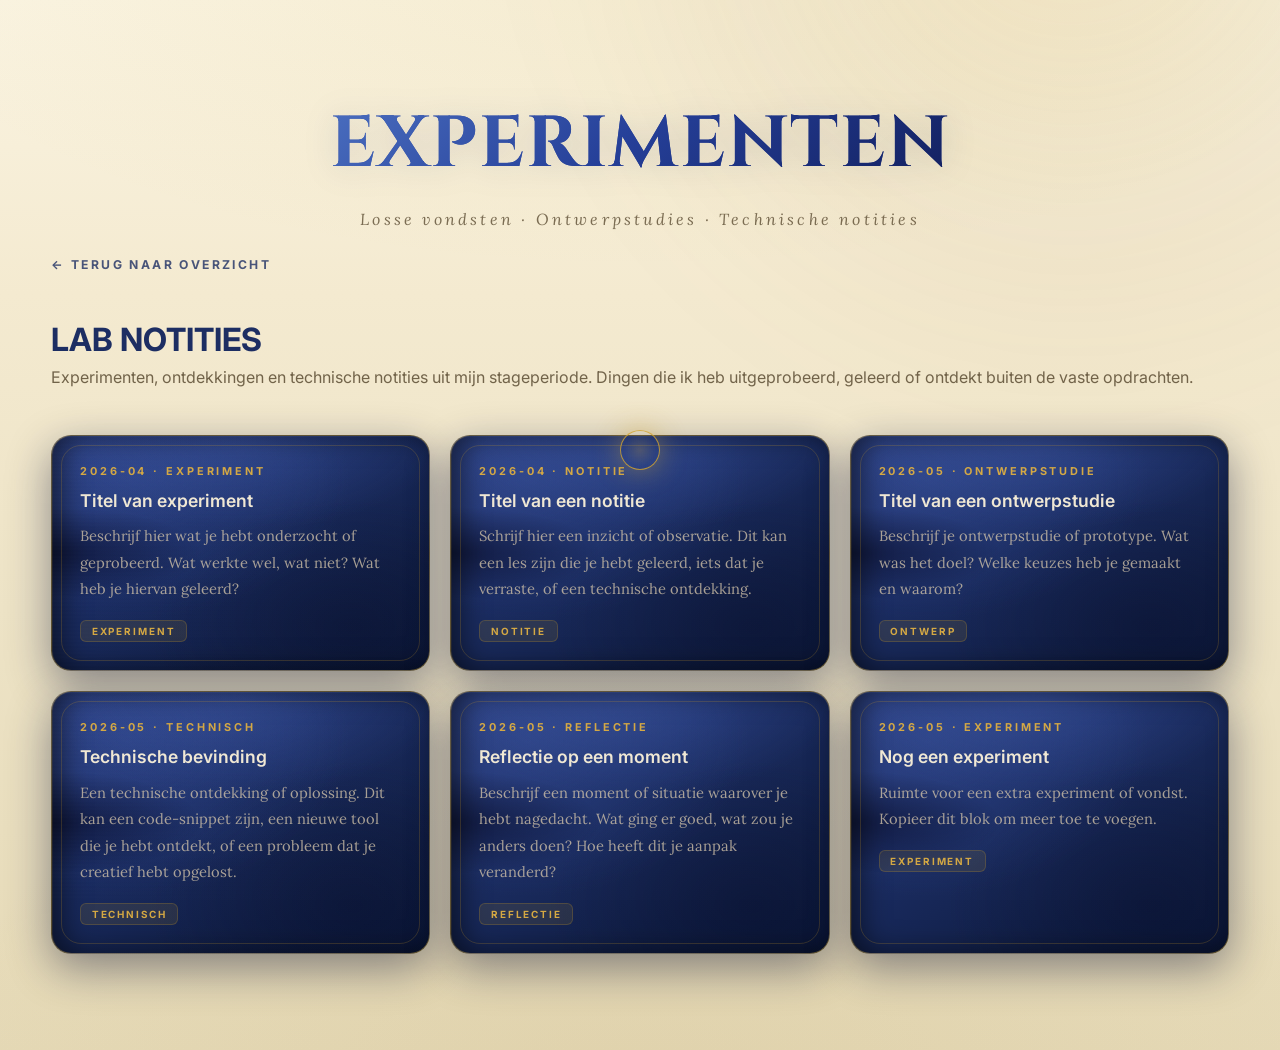
<file: experimenten.html>
<!DOCTYPE html>
<html lang="nl">
<head>
  <meta charset="UTF-8" />
  <meta name="viewport" content="width=device-width, initial-scale=1.0" />
  <title>Experimenten & Notities — Mijn Stage Verslag</title>
  <link rel="stylesheet" href="style.css" />
  <link rel="preconnect" href="https://fonts.googleapis.com">
  <link rel="preconnect" href="https://fonts.gstatic.com" crossorigin>
  <link href="https://fonts.googleapis.com/css2?family=Cinzel:wght@400;600&family=Inter:wght@300;400;500;600&family=Lora:ital,wght@0,400;0,500;1,400;1,500&display=swap" rel="stylesheet">
</head>
<body>

  <div class="noise"></div>
  <div class="scanline-overlay" aria-hidden="true"></div>
  <div class="ambient-glow" aria-hidden="true"></div>
  <div class="particle-field" id="particleField" aria-hidden="true"></div>
  <div class="cursor-glow" id="cursorGlow" aria-hidden="true"></div>

  <header class="hero">
    <h1 class="title page-title"><a href="index.html">EXPERIMENTEN</a></h1>
    <p class="subtitle">Losse vondsten · Ontwerpstudies · Technische notities</p>
  </header>

  <main class="page-layout">

    <a href="index.html" class="page-back">← Terug naar overzicht</a>

    <div class="page-intro">
      <h2>LAB NOTITIES</h2>
      <p>Experimenten, ontdekkingen en technische notities uit mijn stageperiode. Dingen die ik heb uitgeprobeerd, geleerd of ontdekt buiten de vaste opdrachten.</p>
    </div>

    <div class="experiment-grid">

      <!--
        Voeg een nieuwe notitie toe door dit blok te kopiëren:

        <article class="experiment-card">
          <p class="experiment-date">2026-05 · Notitie</p>
          <h2 class="experiment-title">Titel</h2>
          <p class="experiment-body">Beschrijving van het experiment of de notitie.</p>
          <span class="experiment-type">Notitie</span>
        </article>

        Mogelijke types: Experiment · Notitie · Ontwerp · Technisch · Reflectie
      -->

      <article class="experiment-card">
        <p class="experiment-date">2026-04 · Experiment</p>
        <h2 class="experiment-title">Titel van experiment</h2>
        <p class="experiment-body">
          Beschrijf hier wat je hebt onderzocht of geprobeerd. Wat werkte wel, wat niet?
          Wat heb je hiervan geleerd?
        </p>
        <span class="experiment-type">Experiment</span>
      </article>

      <article class="experiment-card">
        <p class="experiment-date">2026-04 · Notitie</p>
        <h2 class="experiment-title">Titel van een notitie</h2>
        <p class="experiment-body">
          Schrijf hier een inzicht of observatie. Dit kan een les zijn die je hebt geleerd,
          iets dat je verraste, of een technische ontdekking.
        </p>
        <span class="experiment-type">Notitie</span>
      </article>

      <article class="experiment-card">
        <p class="experiment-date">2026-05 · Ontwerpstudie</p>
        <h2 class="experiment-title">Titel van een ontwerpstudie</h2>
        <p class="experiment-body">
          Beschrijf je ontwerpstudie of prototype. Wat was het doel?
          Welke keuzes heb je gemaakt en waarom?
        </p>
        <span class="experiment-type">Ontwerp</span>
      </article>

      <article class="experiment-card">
        <p class="experiment-date">2026-05 · Technisch</p>
        <h2 class="experiment-title">Technische bevinding</h2>
        <p class="experiment-body">
          Een technische ontdekking of oplossing. Dit kan een code-snippet zijn,
          een nieuwe tool die je hebt ontdekt, of een probleem dat je creatief hebt opgelost.
        </p>
        <span class="experiment-type">Technisch</span>
      </article>

      <article class="experiment-card">
        <p class="experiment-date">2026-05 · Reflectie</p>
        <h2 class="experiment-title">Reflectie op een moment</h2>
        <p class="experiment-body">
          Beschrijf een moment of situatie waarover je hebt nagedacht. Wat ging er goed,
          wat zou je anders doen? Hoe heeft dit je aanpak veranderd?
        </p>
        <span class="experiment-type">Reflectie</span>
      </article>

      <article class="experiment-card">
        <p class="experiment-date">2026-05 · Experiment</p>
        <h2 class="experiment-title">Nog een experiment</h2>
        <p class="experiment-body">
          Ruimte voor een extra experiment of vondst. Kopieer dit blok om meer toe te voegen.
        </p>
        <span class="experiment-type">Experiment</span>
      </article>

    </div>

  </main>

  <script type="module">
    import { initCinematicEffects } from './effectsSystem.js'
    initCinematicEffects()
  </script>

</body>
</html>
</file>
<file: style.css>
* {
  margin: 0;
  padding: 0;
  box-sizing: border-box;
}

:root {
  --bg: #0a0804;
  --panel: rgba(180,140,60,0.06);
  --border: rgba(201,168,76,0.18);
  --text: #f0e8d0;
  --muted: rgba(240,220,180,0.62);
  --font-serif: 'Lora', Georgia, serif;
  --accent: #c9a84c;
}

body {
  background: radial-gradient(circle at top, #1c1408 0%, #080502 70%);
  color: var(--text);
  font-family: 'Inter', sans-serif;
  overflow-x: hidden;
  min-height: 100vh;
}

.noise {
  position: fixed;
  inset: 0;
  background-image:
    repeating-radial-gradient(circle at 0 0,
      transparent 0,
      rgba(255,255,255,0.03) 1px,
      transparent 2px);

  opacity: 0.2;
  pointer-events: none;
}

.hero {
  padding: 6rem 2rem 3rem;
  text-align: center;
}

.title {
  font-family: 'Cinzel', serif;
  font-size: clamp(3rem, 8vw, 7rem);
  letter-spacing: 0.25rem;

  background: linear-gradient(90deg, #f5eddb, #c9a84c);
  background-clip: text;
  -webkit-background-clip: text;

  color: transparent;
  -webkit-text-fill-color: transparent;

  animation: glow 4s ease-in-out infinite;
}

@keyframes glow {
  0%,100% {
    filter: drop-shadow(0 0 10px rgba(201,168,76,0.4));
  }
  50% {
    filter: drop-shadow(0 0 25px rgba(201,168,76,0.8));
  }
}

.subtitle {
  margin-top: 1rem;
  color: var(--muted);
  letter-spacing: 0.2rem;
  font-family: var(--font-serif);
  font-style: italic;
}

.top-nav {
  display: flex;
  justify-content: center;
  gap: 1rem;
  padding-bottom: 2rem;
  flex-wrap: wrap;
}

.top-nav button {
  background: var(--panel);
  border: 1px solid var(--border);
  color: white;
  padding: 1rem 1.5rem;
  border-radius: 999px;
  cursor: pointer;
  transition: 0.4s;
  backdrop-filter: blur(12px);
}

.top-nav button:hover {
  transform: translateY(-4px) scale(1.05);
  background: rgba(201,168,76,0.12);
  border-color: var(--accent);
}

main {
  width: min(1300px, 92%);
  margin: auto;
  padding-bottom: 6rem;
}

.section {
  display: none;
  animation: fadeUp 0.7s ease;
}

.section.active {
  display: block;
}

@keyframes fadeUp {
  from {
    opacity: 0;
    transform: translateY(20px);
  }
  to {
    opacity: 1;
    transform: translateY(0);
  }
}

.section-header {
  margin-bottom: 3rem;
}

.section-header h2 {
  font-size: 3rem;
  margin-bottom: 0.5rem;
}

.section-header p {
  color: var(--muted);
  font-family: var(--font-serif);
}

.project-grid {
  display: grid;
  grid-template-columns: repeat(auto-fit, minmax(280px, 1fr));
  gap: 2rem;
}

.project-card {
  position: relative;
  overflow: hidden;

  background: rgba(201,168,76,0.05);
  border: 1px solid rgba(201,168,76,0.14);
  border-radius: 30px;

  padding: 2rem;

  min-height: 280px;

  transition: 0.5s;
  backdrop-filter: blur(10px);
}

.project-card:hover {
  transform: translateY(-10px) rotateX(5deg);
  border-color: rgba(201,168,76,0.7);
}

.project-card h3 {
  font-size: 2rem;
  margin-bottom: 1rem;
}

.project-card p {
  color: var(--muted);
  line-height: 1.8;
  font-family: var(--font-serif);
}

.project-card span {
  position: absolute;
  bottom: 2rem;
  color: #c9a84c;
}

.project-glow {
  position: absolute;
  width: 200px;
  height: 200px;
  background: radial-gradient(circle, rgba(201,168,76,0.4), transparent 70%);
  top: -50px;
  right: -50px;
}

.book-wrapper {
  display: flex;
  align-items: center;
  justify-content: center;
  gap: 2rem;
}

.book-page {
  width: min(800px, 90vw);
  min-height: 500px;

  background:
    linear-gradient(135deg, rgba(255,255,255,0.07), rgba(255,255,255,0.03));

  border: 1px solid rgba(255,255,255,0.08);

  border-radius: 35px;

  padding: 3rem;

  position: relative;

  overflow: hidden;

  animation: pageIn 0.6s ease;

  backdrop-filter: blur(14px);
}

@keyframes pageIn {
  from {
    opacity: 0;
    transform: rotateY(20deg) scale(0.96);
  }

  to {
    opacity: 1;
    transform: rotateY(0deg) scale(1);
  }
}

.book-page::before {
  content: "";

  position: absolute;
  inset: 0;

  background:
    linear-gradient(120deg,
      transparent,
      rgba(255,255,255,0.04),
      transparent);

  transform: translateX(-100%);

  animation: shine 5s linear infinite;
}

@keyframes shine {
  to {
    transform: translateX(100%);
  }
}

.log-date {
  color: #c9a84c;
  margin-bottom: 1rem;
  letter-spacing: 0.15rem;
}

.log-title {
  font-size: clamp(2rem, 4vw, 4rem);
  margin-bottom: 2rem;
}

.log-content {
  line-height: 2;
  color: var(--muted);
  font-size: 1.1rem;
}

.nav-arrow {
  width: 70px;
  height: 70px;
  border-radius: 50%;
  border: 1px solid rgba(255,255,255,0.1);
  background: rgba(255,255,255,0.05);
  color: white;
  font-size: 1.5rem;
  cursor: pointer;
  transition: 0.4s;
}

.nav-arrow:hover {
  transform: scale(1.1);
  background: rgba(201,168,76,0.2);
}

.timeline {
  display: flex;
  flex-direction: column;
  gap: 2rem;
}

.timeline-card {
  position: relative;
  padding: 2rem;
  background: rgba(201,168,76,0.04);
  border-left: 4px solid #c9a84c;
  border-radius: 20px;
  transition: 0.4s;
  overflow: hidden;
  position: relative;
}

.timeline-card:hover {
  transform: translateX(10px);
  background: rgba(201,168,76,0.08);
}

.timeline-card::before {

  content: '';

  position: absolute;

  inset: 0;

  background:
    linear-gradient(
      120deg,
      transparent,
      rgba(255,255,255,0.03),
      transparent
    );

  transform: translateX(-100%);

  animation: shine 8s linear infinite;

}

.timeline-card h3 {
  margin-bottom: 1rem;
  font-size: 1.8rem;
}

.timeline-card p {
  color: var(--muted);
  line-height: 1.8;
}

@media (max-width: 900px) {

  .book-wrapper {
    flex-direction: column;
  }

  .book-page {
    min-height: auto;
  }

  .nav-arrow {
    width: 55px;
    height: 55px;
  }

}

.markdown-page {

  animation: fadeUp 0.7s ease;

}

.markdown-page h1 {

  font-size: 3rem;
  margin-bottom: 2rem;

  background: linear-gradient(90deg, #f5eddb, #c9a84c);

  background-clip: text;
  -webkit-background-clip: text;

  color: transparent;
  -webkit-text-fill-color: transparent;

}

.markdown-page h2 {

  margin-top: 3rem;
  margin-bottom: 1rem;

  font-size: 2rem;

  color: #c9a84c;

}

.markdown-page h3 {

  margin-top: 2rem;
  margin-bottom: 1rem;

  font-size: 1.3rem;

}

.markdown-page p,
.markdown-page li {

  line-height: 2;
  color: rgba(255,255,255,0.9);
  font-family: var(--font-serif);

}

.markdown-page ul {

  margin-left: 1.5rem;

}

.markdown-page strong {

  color: white;

}

.markdown-page code {

  background: rgba(255,255,255,0.08);

  padding: 0.2rem 0.5rem;

  border-radius: 6px;

}

.markdown-page blockquote {

  border-left: 4px solid #c9a84c;

  padding-left: 1rem;

  margin: 2rem 0;

  color: rgba(255,255,255,0.75);
  font-family: var(--font-serif);

}

/* Afbeeldingen schalen mee i.p.v. afgesneden worden (daglogs, opdrachten, interviews, weeklogs) */
.markdown-page img,
.page-content img {
  display: block;
  max-width: 100%;
  height: auto;
  margin: 1.5rem auto;
  border-radius: 12px;
  border: 1px solid rgba(201,168,76,0.20);
}



/* =======================
   ARTIFACT SYSTEM
======================= */

.artifact-container {

  width: min(1200px, 92%);
  margin: 6rem auto;

}

.artifact-card {

  position: relative;

  display: block;

  overflow: hidden;

  text-decoration: none;

  color: var(--text);

  background: rgba(201,168,76,0.05);

  border: 1px solid rgba(201,168,76,0.18);

  border-radius: 30px;

  padding: 3rem;

  transition: 0.5s;

  backdrop-filter: blur(12px);

}

.artifact-card:hover {

  transform:
    translateY(-10px)
    rotateX(4deg)
    scale(1.02);

  border-color: #c9a84c;

}

.artifact-card h2 {

  font-size: 3rem;

  margin-bottom: 1rem;

}

.artifact-card p {

  color: var(--muted);

  margin-bottom: 2rem;

}

.artifact-card span {

  color: #c9a84c;

  letter-spacing: 0.2rem;

}

.artifact-glow {

  position: absolute;

  width: 300px;
  height: 300px;

  background:
    radial-gradient(circle,
      rgba(201,168,76,0.3),
      transparent 70%);

  top: -100px;
  right: -100px;

}

/* =========================
   DIGITAL ARCHIVE SYSTEM
========================= */

.archive-header {

  margin-bottom: 4rem;

}

.archive-label {

  color: #c9a84c;

  letter-spacing: 0.4rem;

  margin-bottom: 1rem;

}

.archive-header h2 {

  font-size: 3rem;

  margin-bottom: 1rem;

}

.archive-description {

  color: rgba(255,255,255,0.9);
  font-family: var(--font-serif);

}


/* =========================
   CHAPTER GRID
========================= */

.chapter-grid {

  display: grid;

  grid-template-columns:
    repeat(auto-fit, minmax(320px, 1fr));

  gap: 2rem;

}


.chapter-card {

  position: relative;

  overflow: hidden;

  min-height: 420px;

  padding: 3rem;

  border-radius: 40px;

  background:
    linear-gradient(
      145deg,
      rgba(201,168,76,0.07),
      rgba(255,255,255,0.02)
    );

  border:
    1px solid rgba(201,168,76,0.14);

  transition: 0.6s;

  backdrop-filter: blur(16px);

  cursor: pointer;

}

.chapter-card:hover {

  transform:
    translateY(-15px)
    rotateX(6deg)
    scale(1.02);

  border-color:
    rgba(201,168,76,0.7);

}


.chapter-number {

  color: #c9a84c;

  letter-spacing: 0.3rem;

}


.chapter-card h3 {

  font-size: 3rem;

  margin-top: 2rem;

  margin-bottom: 1rem;

}


.chapter-card p {

  color: var(--muted);

}


.chapter-card button {

  position: absolute;

  bottom: 3rem;

  left: 3rem;

  background:
    rgba(201,168,76,0.15);

  border:
    1px solid rgba(201,168,76,0.3);

  color: white;

  padding:
    1rem 1.5rem;

  border-radius: 999px;

  letter-spacing: 0.15rem;

}


.chapter-glow {

  position: absolute;

  width: 300px;
  height: 300px;

  background:
    radial-gradient(
      circle,
      rgba(201,168,76,0.25),
      transparent 70%
    );

  top: -120px;
  right: -120px;

}


/* =========================
   BOOK VIEW
========================= */

.book-view {

  animation: fadeUp 0.8s ease;

}


.book-topbar {

  display: flex;

  justify-content: space-between;

  align-items: center;

  margin-bottom: 2rem;

}


.book-topbar button {

  background:
    rgba(255,255,255,0.06);

  border:
    1px solid rgba(255,255,255,0.08);

  color: white;

  padding:
    1rem 1.5rem;

  border-radius: 999px;

  letter-spacing: 0.12rem;

  text-transform: uppercase;

  transition: 0.25s ease;

}

.book-topbar button:hover {

  border-color: rgba(201,168,76,0.7);

  background: rgba(201,168,76,0.16);

  box-shadow: 0 0 30px rgba(201,168,76,0.18);

}


.page-indicator {

  color: #c9a84c;

  letter-spacing: 0.2rem;

}


.book-container {

  display: grid;

  grid-template-columns: 4rem minmax(0, 950px) 4rem;

  align-items: start;

  justify-content: center;

  gap: clamp(1rem, 3vw, 3rem);

}


.book-page-v2 {

  position: relative;

  overflow: hidden;

  grid-column: 2;

  grid-row: 1;

  width: 100%;

  min-height: 80vh;

  padding: 5rem;

  border-radius: 40px;

  background:
    linear-gradient(
      145deg,
      rgba(201,168,76,0.07),
      rgba(255,255,255,0.02)
    ),
    rgba(16, 11, 4, 0.94);

  border:
    1px solid rgba(255,255,255,0.08);

  backdrop-filter: none;

  animation:
    pageReveal 0.7s ease;

}


.book-page-v2::before {

  content: '';

  position: absolute;

  inset: 0;

  z-index: 1;

  background:
    linear-gradient(
      120deg,
      transparent,
      rgba(255,255,255,0.04),
      transparent
    );

  transform: translateX(-100%);

  opacity: 0.28;

}


@keyframes pageReveal {

  from {

    opacity: 0;

    transform:
      rotateY(10deg)
      scale(0.96);

  }

  to {

    opacity: 1;

    transform:
      rotateY(0deg)
      scale(1);

  }

}


.page-btn {

  width: 70px;
  height: 70px;

  border-radius: 50%;

  border:
    1px solid rgba(255,255,255,0.08);

  background:
    rgba(255,255,255,0.05);

  color: white;

  font-size: 1.5rem;

  transition: 0.4s;

}


.page-btn:hover {

  transform: scale(1.1);

  background:
    rgba(201,168,76,0.2);

}


.hidden {

  display: none;

}


/* =========================
   PAGE CONTENT
========================= */

.page-content {

  max-width: 700px;

  margin: auto;

}


.page-content h1 {

  font-size: 3rem;

  line-height: 1.2;

  margin-bottom: 3rem;

}


.page-content h2 {

  margin-top: 3rem;

  margin-bottom: 1rem;

  color: #c9a84c;

}


.page-content p,
.page-content li {

  line-height: 2;

  color: rgba(255,255,255,0.9);
  font-family: var(--font-serif);

}


.page-content ul {

  margin-left: 1.5rem;

}


/* =========================
   CINEMATIC EXTENSIONS
   Place this block at the end of style.css so it extends the existing system.
========================= */

body {
  background:
    radial-gradient(circle at var(--light-x, 50%) var(--light-y, 0%), rgba(201,168,76,0.12), transparent 28rem),
    radial-gradient(circle at top, #1c1408 0%, #080502 70%);
}

body.has-custom-cursor,
body.has-custom-cursor * {
  cursor: none;
}

.ambient-glow {
  position: fixed;
  z-index: -2;
  top: -22rem;
  right: -18rem;
  width: 48rem;
  height: 48rem;
  border-radius: 50%;
  background:
    radial-gradient(circle, rgba(201,168,76,0.22), rgba(100,65,12,0.08) 42%, transparent 68%);
  filter: blur(48px);
  pointer-events: none;
  transition: transform 0.18s ease-out;
}

.scanline-overlay {
  position: fixed;
  inset: 0;
  z-index: 40;
  pointer-events: none;
  background:
    linear-gradient(rgba(201,168,76,0.012) 50%, transparent 50%),
    linear-gradient(90deg, transparent, rgba(201,168,76,0.022), transparent);
  background-size: 100% 4px, 180% 100%;
  mix-blend-mode: screen;
  opacity: 0.28;
  animation: archiveScan 12s linear infinite;
}

@keyframes archiveScan {
  from {
    background-position: 0 0, -140% 0;
  }

  to {
    background-position: 0 80px, 140% 0;
  }
}

@media (max-width: 700px) {
  .hero {
    padding: 4.5rem 1rem 2.25rem;
  }

  .title {
    font-size: clamp(2.55rem, 15vw, 4.25rem);
    letter-spacing: 0.08rem;
    text-decoration: none;
  }

  .subtitle {
    font-size: 0.88rem;
    letter-spacing: 0.1rem;
  }

  .top-nav {
    gap: 0.55rem;
    padding: 0 1rem 2rem;
  }

  .top-nav button {
    padding: 0.78rem 1rem;
    font-size: 0.86rem;
  }

  main {
    width: min(100% - 1.25rem, 1300px);
  }

  .section-header,
  .archive-header {
    margin-bottom: 2rem;
  }

  .section-header h2,
  .archive-header h2 {
    font-size: clamp(2.35rem, 12vw, 4rem);
  }

  .project-grid,
  .chapter-grid,
  .daily-archive-grid {
    gap: 0.85rem;
  }

  .project-card,
  .chapter-card,
  .daily-record-card,
  .artifact-card {
    border-radius: 22px;
  }

  .chapter-card {
    min-height: 300px;
    padding: 2rem;
  }

  .chapter-card p {
    position: absolute;
    top: 1.75rem;
    right: 1.75rem;
    max-width: 8rem;
    text-align: right;
    font-size: 0.88rem;
    line-height: 1.35;
  }

  .chapter-card button {
    left: 2rem;
    bottom: 2rem;
  }

  .daily-record-card {
    min-height: 165px;
    padding: 1.1rem;
  }

  .daily-record-card h3 {
    font-size: 1.18rem;
  }

  .modal-page,
  .book-page-v2 {
    border-radius: 24px;
  }

  .markdown-page h1,
  .page-content h1 {
    font-size: clamp(2rem, 10vw, 3rem);
  }

  .markdown-page h2,
  .page-content h2 {
    font-size: clamp(1.45rem, 7vw, 2rem);
  }

  .artifact-card {
    padding: 2.75rem 1.5rem 1.5rem;
  }

  .artifact-card h2 {
    font-size: clamp(1.5rem, 7vw, 3rem);
  }
}

@media (max-width: 460px) {
  .top-nav button {
    flex: 1 1 calc(50% - 0.55rem);
  }

  .modal-page,
  .book-page-v2 {
    padding: 1.35rem;
  }

  .side-nav-btn,
  .book-view .page-btn {
    font-size: 0.72rem;
  }

  .book-view .page-btn {
    width: 100%;
  }
}

.particle-field {
  position: fixed;
  inset: 0;
  z-index: -1;
  overflow: hidden;
  pointer-events: none;
}

.particle-field span {
  position: absolute;
  left: var(--x);
  bottom: -2rem;
  width: var(--size);
  height: var(--size);
  border-radius: 50%;
  background: rgba(201,168,76,0.62);
  box-shadow: 0 0 18px rgba(201,168,76,0.9);
  opacity: 0;
  animation: particleRise var(--duration) linear infinite;
  animation-delay: var(--delay);
}

@keyframes particleRise {
  0% {
    opacity: 0;
    transform: translate3d(0, 0, 0) scale(0.6);
  }

  12%,
  75% {
    opacity: 0.42;
  }

  100% {
    opacity: 0;
    transform: translate3d(2rem, -110vh, 0) scale(1);
  }
}

.cursor-glow {
  position: fixed;
  z-index: 100;
  top: 0;
  left: 0;
  width: 2.5rem;
  height: 2.5rem;
  border: 1px solid rgba(201,168,76,0.75);
  border-radius: 50%;
  background: radial-gradient(circle, rgba(201,168,76,0.22), transparent 62%);
  box-shadow: 0 0 28px rgba(201,168,76,0.45);
  opacity: 0;
  pointer-events: none;
  transition:
    width 0.24s ease,
    height 0.24s ease,
    border-color 0.24s ease,
    opacity 0.24s ease;
}

.has-custom-cursor .cursor-glow {
  opacity: 1;
}

.cursor-glow.is-hovering {
  width: 4.25rem;
  height: 4.25rem;
  border-color: rgba(255,255,255,0.78);
  background: radial-gradient(circle, rgba(201,168,76,0.32), rgba(201,168,76,0.08) 52%, transparent 70%);
}

.hero {
  transform: translate3d(var(--depth-x, 0), var(--depth-y, 0), 0);
  transition: transform 0.16s ease-out;
}

.section {
  opacity: 0;
  filter: blur(10px);
  transform: translateY(24px) scale(0.985);
}

.section.active {
  opacity: 1;
  filter: blur(0);
  transform: translateY(0) scale(1);
}

.section-enter {
  animation: sectionReveal 0.72s cubic-bezier(.2,.7,.2,1);
}

@keyframes sectionReveal {
  from {
    opacity: 0;
    filter: blur(14px);
    transform: translateY(32px) scale(0.98);
  }

  to {
    opacity: 1;
    filter: blur(0);
    transform: translateY(0) scale(1);
  }
}

.project-grid,
.chapter-grid,
.artifact-container {
  perspective: 1200px;
}

.project-card,
.chapter-card,
.artifact-card {
  transform-style: preserve-3d;
  will-change: transform;
}

.project-card:hover,
.chapter-card:hover,
.artifact-card:hover {
  transform:
    translateY(-12px)
    rotateX(var(--tilt-x, 0deg))
    rotateY(var(--tilt-y, 0deg))
    scale(1.015);
}

.project-card::after,
.chapter-card::after,
.artifact-card::after {
  content: '';
  position: absolute;
  inset: 0;
  background:
    radial-gradient(circle at var(--glow-x, 80%) var(--glow-y, 15%), rgba(201,168,76,0.22), transparent 36%),
    linear-gradient(120deg, transparent, rgba(255,255,255,0.045), transparent);
  opacity: 0;
  pointer-events: none;
  transition: opacity 0.35s ease;
}

.project-card:hover::after,
.chapter-card:hover::after,
.artifact-card:hover::after {
  opacity: 1;
}

.book-wrapper,
.book-container {
  perspective: 1800px;
}

.book-page,
.book-page-v2 {
  animation: none;
  backface-visibility: hidden;
  transform-origin: center left;
  transform: translateZ(0);
  transition:
    transform 0.28s cubic-bezier(.2,.8,.2,1),
    opacity 0.28s ease,
    filter 0.28s ease;
  will-change: transform, opacity, filter;
  box-shadow:
    0 30px 90px rgba(0,0,0,0.55),
    inset 0 1px 0 rgba(201,168,76,0.1);
}

.book-page::after,
.book-page-v2::after {
  content: '';
  position: absolute;
  inset: 0;
  z-index: 1;
  background:
    linear-gradient(90deg, rgba(0,0,0,0.28), transparent 12%, transparent 88%, rgba(255,255,255,0.04)),
    repeating-linear-gradient(0deg, transparent 0 18px, rgba(255,255,255,0.015) 18px 19px);
  pointer-events: none;
}

.turn-exit-next {
  animation: pageTurnExitNext 0.3s cubic-bezier(.45,.05,.25,1) forwards;
}

.turn-enter-next {
  animation: pageTurnEnterNext 0.38s cubic-bezier(.18,.72,.2,1) forwards;
}

.turn-exit-prev {
  animation: pageTurnExitPrev 0.3s cubic-bezier(.45,.05,.25,1) forwards;
}

.turn-enter-prev {
  animation: pageTurnEnterPrev 0.38s cubic-bezier(.18,.72,.2,1) forwards;
}

@keyframes pageTurnExitNext {
  from {
    opacity: 1;
    filter: blur(0);
    transform: rotateY(0deg) translateX(0) scale(1);
  }

  to {
    opacity: 0;
    filter: blur(5px);
    transform: rotateY(-18deg) translateX(-1.1rem) scale(0.985);
  }
}

@keyframes pageTurnEnterNext {
  from {
    opacity: 0;
    filter: blur(5px);
    transform: rotateY(14deg) translateX(1.1rem) scale(0.985);
  }

  to {
    opacity: 1;
    filter: blur(0);
    transform: rotateY(0deg) translateX(0) scale(1);
  }
}

@keyframes pageTurnExitPrev {
  from {
    opacity: 1;
    filter: blur(0);
    transform: rotateY(0deg) translateX(0) scale(1);
  }

  to {
    opacity: 0;
    filter: blur(5px);
    transform: rotateY(18deg) translateX(1.1rem) scale(0.985);
  }
}

@keyframes pageTurnEnterPrev {
  from {
    opacity: 0;
    filter: blur(5px);
    transform: rotateY(-14deg) translateX(-1.1rem) scale(0.985);
  }

  to {
    opacity: 1;
    filter: blur(0);
    transform: rotateY(0deg) translateX(0) scale(1);
  }
}

.artifact-container {
  width: 100%;
  margin: 0;
}

.artifact-card {
  isolation: isolate;
  min-height: 320px;
  border-color: rgba(201,168,76,0.28);
  background:
    linear-gradient(145deg, rgba(201,168,76,0.09), rgba(255,255,255,0.02)),
    repeating-linear-gradient(90deg, rgba(201,168,76,0.04) 0 1px, transparent 1px 72px);
}

.artifact-card::before {
  content: 'VERTROUWELIJK DOSSIER';
  position: absolute;
  top: 1.25rem;
  right: 1.5rem;
  z-index: 2;
  color: rgba(255,255,255,0.5);
  font-size: 0.72rem;
  font-weight: 700;
  letter-spacing: 0.24rem;
}

.artifact-card .artifact-glow {
  transition: transform 0.5s ease, opacity 0.5s ease;
}

.artifact-card:hover .artifact-glow {
  opacity: 1;
  transform: scale(1.25);
}

.artifact-card:hover {
  box-shadow:
    0 0 0 1px rgba(201,168,76,0.24),
    0 30px 90px rgba(80,55,8,0.24);
}

.artifact-card.is-downloading {
  border-color: rgba(255,255,255,0.7);
}

.artifact-card.is-downloading::before {
  content: 'DOWNLOAD GESTART';
  color: white;
}

.artifact-card.is-downloading::after {
  opacity: 1;
  animation: dossierPulse 0.7s ease 2;
}

@keyframes dossierPulse {
  0%,
  100% {
    opacity: 0.25;
  }

  50% {
    opacity: 1;
  }
}

@media (max-width: 900px) {
  .book-container {
    flex-direction: column;
  }

  .book-page,
  .book-page-v2 {
    min-height: 60vh;
    padding: 2rem;
    border-radius: 24px;
  }

  .page-btn,
  .nav-arrow {
    width: 56px;
    height: 56px;
  }
}

@media (prefers-reduced-motion: reduce) {
  *,
  *::before,
  *::after {
    animation-duration: 0.01ms !important;
    animation-iteration-count: 1 !important;
    scroll-behavior: auto !important;
    transition-duration: 0.01ms !important;
  }
}


/* =========================
   DIGITAL ARCHIVE UX REFACTOR
   Place after the cinematic extension block in style.css.
========================= */

.modal-open header,
.modal-open nav,
.modal-open main {
  filter: blur(10px);
  transform: scale(0.985);
  transition: filter 0.35s ease, transform 0.35s ease;
}

.identity-wall {
  grid-template-columns: repeat(auto-fit, minmax(min(100%, 260px), 1fr));
}

.identity-card {
  min-height: 240px;
  color: white;
  text-decoration: none;
  isolation: isolate;
}

.identity-card span {
  position: static;
  display: inline-block;
  margin-bottom: 1rem;
  color: var(--accent);
  font-size: 0.72rem;
  font-weight: 700;
  letter-spacing: 0.22rem;
}

.identity-card h3 {
  font-size: 1.3rem;
  font-weight: 600;
  line-height: 1.25;
  margin-bottom: 0.75rem;
}

.identity-card p {
  font-size: 1rem;
  line-height: 1.6;
  margin-bottom: 0;
}

.identity-card::before {
  content: '';
  position: absolute;
  inset: 1px;
  border-radius: inherit;
  background:
    linear-gradient(180deg, rgba(201,168,76,0.06), transparent 38%),
    repeating-linear-gradient(90deg, rgba(201,168,76,0.04) 0 1px, transparent 1px 68px);
  pointer-events: none;
}

.daily-archive-grid {
  display: grid;
  grid-template-columns: repeat(auto-fill, minmax(min(100%, 240px), 1fr));
  gap: 1rem;
  perspective: 1200px;
}

.daily-record-card {
  position: relative;
  min-height: 190px;
  overflow: hidden;
  padding: 1.35rem;
  border: 1px solid rgba(201,168,76,0.14);
  border-radius: 22px;
  background:
    linear-gradient(145deg, rgba(201,168,76,0.06), rgba(255,255,255,0.015)),
    repeating-linear-gradient(90deg, rgba(201,168,76,0.04) 0 1px, transparent 1px 62px);
  cursor: pointer;
  transform-style: preserve-3d;
  transition:
    transform 0.32s ease,
    border-color 0.32s ease,
    background 0.32s ease,
    box-shadow 0.32s ease;
  backdrop-filter: blur(12px);
}

.daily-record-card:hover,
.daily-record-card:focus-visible {
  border-color: rgba(201,168,76,0.64);
  box-shadow:
    0 22px 70px rgba(80,55,8,0.22),
    inset 0 1px 0 rgba(255,255,255,0.08);
  outline: none;
  transform:
    translateY(-8px)
    rotateX(var(--tilt-x, 0deg))
    rotateY(var(--tilt-y, 0deg));
}

.daily-record-card::after {
  content: '';
  position: absolute;
  inset: 0;
  background:
    radial-gradient(circle at var(--glow-x, 80%) var(--glow-y, 12%), rgba(201,168,76,0.24), transparent 42%),
    linear-gradient(120deg, transparent, rgba(255,255,255,0.04), transparent);
  opacity: 0;
  pointer-events: none;
  transition: opacity 0.32s ease;
}

.daily-record-card:hover::after,
.daily-record-card:focus-visible::after {
  opacity: 1;
}

.record-scan {
  position: absolute;
  inset: 0;
  background: linear-gradient(180deg, transparent, rgba(201,168,76,0.12), transparent);
  opacity: 0;
  transform: translateY(-100%);
  pointer-events: none;
}

.daily-record-card:hover .record-scan {
  animation: recordScan 1.35s ease;
}

@keyframes recordScan {
  0% {
    opacity: 0;
    transform: translateY(-100%);
  }

  25%,
  70% {
    opacity: 1;
  }

  100% {
    opacity: 0;
    transform: translateY(100%);
  }
}

.record-date,
.record-code {
  position: relative;
  z-index: 2;
  display: block;
  color: var(--accent);
  font-size: 0.72rem;
  font-weight: 700;
  letter-spacing: 0.18rem;
}

.record-code {
  position: absolute;
  right: 1.35rem;
  bottom: 1.2rem;
  color: rgba(255,255,255,0.45);
}

.daily-record-card h3,
.daily-record-card p {
  position: relative;
  z-index: 2;
}

.daily-record-card h3 {
  margin: 1.25rem 0 0.85rem;
  font-size: 1.35rem;
  line-height: 1.2;
}

.daily-record-card p {
  display: none;
}

.log-modal {
  position: fixed;
  inset: 0;
  z-index: 80;
  display: block;
  padding: clamp(1rem, 3vw, 3rem);
  overflow-y: auto;
  overflow-x: hidden;
  opacity: 0;
  perspective: 1800px;
  pointer-events: none;
  background:
    radial-gradient(circle at 50% 18%, rgba(201,168,76,0.1), transparent 38rem),
    linear-gradient(180deg, rgba(14,10,4,0.96), rgba(8,5,2,0.96));
  background-attachment: local;
  transition: opacity 0.32s ease;
}

.log-modal.active {
  opacity: 1;
  pointer-events: auto;
}

.modal-backdrop {
  position: fixed;
  inset: 0;
  background: rgba(6,4,1,0.42);
  backdrop-filter: blur(18px);
}

.daily-reader {
  position: relative;
  z-index: 84;
  width: min(1200px, 92vw);
  margin: 0 auto;
}

.daily-book-modal .book-topbar,
.daily-book-modal .book-container {
  position: relative;
  z-index: 2;
}

.daily-book-modal .book-page-v2 {
  width: 100%;
}

.modal-close {
  position: sticky;
  grid-column: 1;
  grid-row: 1;
  top: clamp(1rem, 4vw, 2rem);
  justify-self: end;
  align-self: start;
  z-index: 86;
  border: 1px solid rgba(255,255,255,0.12);
  border-radius: 999px;
  background: rgba(255,255,255,0.06);
  color: white;
  padding: 0.85rem 1.2rem;
  letter-spacing: 0.12rem;
  text-transform: uppercase;
  backdrop-filter: blur(12px);
  transition: 0.25s ease;
}

.modal-close:hover {
  border-color: rgba(201,168,76,0.7);
  background: rgba(201,168,76,0.16);
  box-shadow: 0 0 30px rgba(201,168,76,0.18);
}

.modal-page {
  grid-column: 2;
  grid-row: 1;
  z-index: 84;
  width: 100%;
  max-height: none;
  min-height: 80vh;
  padding: 5rem;
  border-radius: 40px;
  background:
    linear-gradient(
      145deg,
      rgba(201,168,76,0.07),
      rgba(255,255,255,0.02)
    );
  border:
    1px solid rgba(201,168,76,0.16);
  overflow: hidden;
  backdrop-filter: blur(20px);
  touch-action: pan-y;
  overscroll-behavior: contain;
  transform-style: preserve-3d;
}

.log-modal.active .modal-page {
  animation: none;
}

@keyframes modalPageIn {
  from {
    opacity: 0;
    filter: blur(12px);
    transform: translateY(28px) scale(0.98);
  }

  to {
    opacity: 1;
    filter: blur(0);
    transform: translateY(0) scale(1);
  }
}

.modal-page-meta {
  position: relative;
  z-index: 2;
  display: flex;
  justify-content: space-between;
  gap: 1rem;
  margin-bottom: 2rem;
  color: var(--accent);
  font-size: 0.76rem;
  font-weight: 700;
  letter-spacing: 0.2rem;
  text-transform: uppercase;
}

.modal-page .markdown-page,
.book-page-v2 .page-content {
  position: relative;
  z-index: 2;
}

.daily-book-modal .markdown-page {
  position: relative;
  z-index: 2;
}

.side-nav-btn {
  position: sticky;
  z-index: 85;
  top: 26vh;
  width: 4rem;
  height: min(48vh, 28rem);
  border: 1px solid rgba(255,255,255,0.1);
  background:
    linear-gradient(180deg, rgba(255,255,255,0.08), rgba(255,255,255,0.025)),
    rgba(14,9,3,0.48);
  color: rgba(255,255,255,0.72);
  letter-spacing: 0.16rem;
  text-transform: uppercase;
  writing-mode: vertical-rl;
  transform: none;
  backdrop-filter: blur(14px);
  pointer-events: auto;
  transition:
    border-color 0.28s ease,
    background 0.28s ease,
    box-shadow 0.28s ease,
    color 0.28s ease;
}

.log-modal.active .side-nav-btn {
  position: sticky;
}

.side-nav-prev {
  grid-column: 1;
  grid-row: 1;
}

.side-nav-next {
  grid-column: 3;
  grid-row: 1;
}

.side-nav-btn:hover {
  border-color: rgba(201,168,76,0.72);
  background: rgba(201,168,76,0.12);
  color: white;
  box-shadow: 0 0 34px rgba(201,168,76,0.22);
}

.book-view .page-btn {
  position: sticky;
  z-index: 30;
  top: 26vh;
  width: 4rem;
  height: min(48vh, 28rem);
  border-radius: 0;
  color: rgba(255,255,255,0.72);
  font-size: 0;
  writing-mode: vertical-rl;
  transform: none;
}

.book-view .page-btn::before {
  font-size: 0.78rem;
  font-weight: 700;
  letter-spacing: 0.16rem;
  text-transform: uppercase;
}

.book-view #prevPage {
  grid-column: 1;
  grid-row: 1;
}

.daily-book-modal #prevDaily {
  grid-column: 1;
  grid-row: 1;
}

.book-view #nextPage {
  grid-column: 3;
  grid-row: 1;
}

.daily-book-modal #nextDaily {
  grid-column: 3;
  grid-row: 1;
}

.book-view #prevPage::before {
  content: 'Vorige';
}

.daily-book-modal #prevDaily::before {
  content: 'Vorige';
}

.book-view #nextPage::before {
  content: 'Volgende';
}

.daily-book-modal #nextDaily::before {
  content: 'Volgende';
}

.daily-book-modal #prevInterview {
  grid-column: 1;
  grid-row: 1;
}

.daily-book-modal #nextInterview {
  grid-column: 3;
  grid-row: 1;
}

.daily-book-modal #prevInterview::before {
  content: 'Vorige';
}

.daily-book-modal #nextInterview::before {
  content: 'Volgende';
}

@media (max-width: 900px) {
  .log-modal {
    padding: 1rem;
    grid-template-columns: 1fr 1fr;
    gap: 0.75rem;
    align-items: start;
  }

  .modal-page {
    grid-column: 1 / -1;
    grid-row: 1;
    width: min(100%, 760px);
    max-height: none;
    min-height: 72vh;
    padding: 2rem;
    margin-bottom: 4.5rem;
  }

  .modal-close {
    grid-column: 1 / -1;
    grid-row: 1;
    top: 1rem;
    justify-self: start;
    margin: 0.75rem;
  }

  .side-nav-btn {
    position: sticky;
    top: calc(100vh - 4.5rem);
    bottom: 1rem;
    width: calc(50vw - 1.5rem);
    height: 3.5rem;
    writing-mode: horizontal-tb;
    transform: none;
  }

  .side-nav-prev {
    grid-column: 1;
    grid-row: 2;
  }

  .side-nav-next {
    grid-column: 2;
    grid-row: 2;
  }

  .book-view .page-btn {
    position: sticky;
    top: calc(100vh - 4.5rem);
    bottom: 1rem;
    width: calc(50vw - 1.5rem);
    height: 3.5rem;
    writing-mode: horizontal-tb;
    transform: none;
  }

  .book-container {
    grid-template-columns: 1fr 1fr;
    gap: 0.75rem;
    align-items: start;
  }

  .book-page-v2 {
    grid-column: 1 / -1;
    grid-row: 1;
    margin-bottom: 4.5rem;
  }

  .book-view #prevPage {
    grid-column: 1;
    grid-row: 2;
  }

  .daily-book-modal #prevDaily {
    grid-column: 1;
    grid-row: 2;
  }

  .book-view #nextPage {
    grid-column: 2;
    grid-row: 2;
  }

  .daily-book-modal #nextDaily {
    grid-column: 2;
    grid-row: 2;
  }
}

/* =========================
   MOBILE PERFORMANCE
========================= */

@media (pointer: coarse) {
  .project-grid,
  .chapter-grid,
  .artifact-container,
  .daily-archive-grid {
    perspective: none;
  }

  .project-card,
  .chapter-card,
  .artifact-card,
  .daily-record-card {
    transform-style: flat;
    will-change: auto;
    backdrop-filter: none;
    -webkit-backdrop-filter: none;
  }
}

@media (max-width: 700px) {
  .modal-open header,
  .modal-open nav,
  .modal-open main {
    filter: none;
    opacity: 0.25;
    transform: none;
    transition: opacity 0.35s ease;
  }

  .section-enter {
    animation: sectionRevealMobile 0.5s cubic-bezier(.2,.7,.2,1);
  }
}

@keyframes sectionRevealMobile {
  from {
    opacity: 0;
    transform: translateY(20px) scale(0.99);
  }
  to {
    opacity: 1;
    transform: translateY(0) scale(1);
  }
}

/* =========================
   SUBPAGINA LAYOUT
========================= */

.page-title {
  font-size: clamp(1.75rem, 6vw, 4.5rem);
  letter-spacing: 0.08rem;
  text-decoration: none;
}

.page-layout {
  width: min(1300px, 92%);
  margin: 0 auto;
  padding-bottom: 6rem;
}

.page-back {
  display: inline-flex;
  align-items: center;
  gap: 0.5rem;
  font-size: 0.76rem;
  font-weight: 700;
  letter-spacing: 0.15rem;
  text-transform: uppercase;
  color: var(--accent);
  text-decoration: none;
  margin-bottom: 3rem;
  opacity: 0.8;
  transition: opacity 0.2s ease;
}

.page-back:hover {
  opacity: 1;
}

.page-intro {
  margin-bottom: 3rem;
}

.page-intro h2 {
  font-size: 2rem;
  margin-bottom: 0.5rem;
}

.page-intro p {
  color: var(--muted);
}

/* =========================
   STAGEOPDRACHTEN
========================= */

.opdracht-grid {
  display: grid;
  grid-template-columns: repeat(auto-fill, minmax(min(100%, 480px), 1fr));
  gap: 1.5rem;
}

.opdracht-card {
  position: relative;
  padding: 2rem;
  border-radius: 24px;
  border: 1px solid rgba(201,168,76,0.18);
  background: linear-gradient(145deg, rgba(201,168,76,0.07), rgba(255,255,255,0.015));
  overflow: hidden;
  transition: border-color 0.32s ease, transform 0.32s ease, box-shadow 0.32s ease;
}

.opdracht-card:hover {
  border-color: rgba(201,168,76,0.45);
  transform: translateY(-5px);
  box-shadow: 0 24px 64px rgba(80,55,8,0.22);
}

.opdracht-card::before {
  content: '';
  position: absolute;
  inset: 0;
  background: repeating-linear-gradient(90deg, rgba(201,168,76,0.04) 0 1px, transparent 1px 68px);
  pointer-events: none;
}

.opdracht-meta {
  display: flex;
  justify-content: space-between;
  align-items: center;
  gap: 1rem;
  margin-bottom: 1.25rem;
}

.opdracht-client {
  font-size: 0.7rem;
  font-weight: 700;
  letter-spacing: 0.22rem;
  text-transform: uppercase;
  color: var(--accent);
}

.opdracht-status {
  flex-shrink: 0;
  font-size: 0.62rem;
  font-weight: 700;
  letter-spacing: 0.12rem;
  text-transform: uppercase;
  padding: 0.3rem 0.8rem;
  border-radius: 999px;
}

.status-afgerond {
  background: rgba(100,220,130,0.12);
  border: 1px solid rgba(100,220,130,0.28);
  color: #80e09a;
}

.status-lopend {
  background: rgba(201,168,76,0.12);
  border: 1px solid rgba(201,168,76,0.3);
  color: var(--accent);
}

.opdracht-title {
  font-size: 1.35rem;
  font-weight: 600;
  line-height: 1.25;
  margin-bottom: 0.75rem;
  color: white;
}

.opdracht-desc {
  font-size: 0.95rem;
  color: var(--muted);
  line-height: 1.8;
  margin-bottom: 1.25rem;
  font-family: var(--font-serif);
}

.opdracht-tags {
  display: flex;
  flex-wrap: wrap;
  gap: 0.4rem;
}

.opdracht-tag {
  font-size: 0.62rem;
  font-weight: 600;
  letter-spacing: 0.08rem;
  text-transform: uppercase;
  padding: 0.25rem 0.65rem;
  border-radius: 6px;
  background: rgba(201,168,76,0.08);
  border: 1px solid rgba(201,168,76,0.2);
  color: rgba(230,200,130,0.7);
}

/* =========================
   EXPERIMENTEN & NOTITIES
========================= */

.experiment-grid {
  display: grid;
  grid-template-columns: repeat(auto-fill, minmax(min(100%, 320px), 1fr));
  gap: 1.25rem;
}

.experiment-card {
  position: relative;
  padding: 1.75rem;
  border-radius: 20px;
  border: 1px solid rgba(201,168,76,0.16);
  background: linear-gradient(160deg, rgba(201,168,76,0.06), rgba(255,255,255,0.01));
  overflow: hidden;
  transition: border-color 0.28s ease, transform 0.28s ease;
}

.experiment-card::after {
  content: '';
  position: absolute;
  top: 0;
  left: 0;
  right: 0;
  height: 2px;
  background: linear-gradient(90deg, transparent, rgba(201,168,76,0.7), transparent);
  opacity: 0;
  transition: opacity 0.28s ease;
}

.experiment-card:hover {
  border-color: rgba(201,168,76,0.38);
  transform: translateY(-4px);
}

.experiment-card:hover::after {
  opacity: 1;
}

.experiment-date {
  font-size: 0.68rem;
  font-weight: 700;
  letter-spacing: 0.18rem;
  text-transform: uppercase;
  color: var(--accent);
  margin-bottom: 0.75rem;
}

.experiment-title {
  font-size: 1.1rem;
  font-weight: 600;
  line-height: 1.3;
  margin-bottom: 0.65rem;
  color: white;
}

.experiment-body {
  font-size: 0.92rem;
  color: var(--muted);
  line-height: 1.8;
  font-family: var(--font-serif);
}

.experiment-type {
  display: inline-block;
  margin-top: 1.1rem;
  font-size: 0.62rem;
  font-weight: 700;
  letter-spacing: 0.12rem;
  text-transform: uppercase;
  padding: 0.25rem 0.65rem;
  border-radius: 6px;
  background: rgba(201,168,76,0.1);
  border: 1px solid rgba(201,168,76,0.22);
  color: var(--accent);
}

@media (max-width: 700px) {
  .opdracht-grid,
  .experiment-grid {
    grid-template-columns: 1fr;
  }

  .page-intro h2 {
    font-size: clamp(1.5rem, 7vw, 2rem);
  }

  .page-back {
    margin-bottom: 2rem;
  }
}

/* =========================
   PERKAMENT PAGINA STIJL
========================= */

.book-page-v2,
.modal-page {
  background:
    radial-gradient(ellipse at center, transparent 52%, rgba(90,55,10,0.35) 100%),
    radial-gradient(ellipse at 18% 22%, rgba(255,235,170,0.55) 0%, transparent 48%),
    radial-gradient(ellipse at 82% 78%, rgba(195,148,68,0.38) 0%, transparent 48%),
    radial-gradient(ellipse at 50% 5%, rgba(240,210,130,0.3) 0%, transparent 35%),
    linear-gradient(155deg, #f4e4b2 0%, #e8d090 30%, #f0dfa8 60%, #e2c87a 100%);

  color: #2c1a06;
  border: 1px solid rgba(140,100,28,0.45);

  box-shadow:
    0 50px 120px rgba(0,0,0,0.75),
    0 0 0 1px rgba(201,168,76,0.12),
    inset 0 0 120px rgba(160,110,20,0.07),
    inset 0 2px 0 rgba(255,248,220,0.6);
}

.book-page-v2::after,
.modal-page::after {
  background:
    linear-gradient(90deg, rgba(0,0,0,0.18), transparent 10%, transparent 90%, rgba(0,0,0,0.12)),
    repeating-linear-gradient(0deg, transparent 0 26px, rgba(120,80,20,0.1) 26px 27px);
}

.book-page-v2 .modal-page-meta,
.modal-page .modal-page-meta {
  color: rgba(110,65,14,0.72);
  border-bottom: 1px solid rgba(140,100,28,0.25);
  padding-bottom: 1.25rem;
  margin-bottom: 2rem;
}

.book-page-v2 .markdown-page p,
.book-page-v2 .markdown-page li,
.book-page-v2 .page-content p,
.book-page-v2 .page-content li,
.modal-page .markdown-page p,
.modal-page .markdown-page li {
  color: #2c1a06;
}

.book-page-v2 .markdown-page h1,
.book-page-v2 .page-content h1,
.modal-page .markdown-page h1 {
  background: linear-gradient(90deg, #1a0d02, #8a5010);
  background-clip: text;
  -webkit-background-clip: text;
  color: transparent;
  -webkit-text-fill-color: transparent;
  filter: none;
}

.book-page-v2 .markdown-page h2,
.book-page-v2 .page-content h2,
.modal-page .markdown-page h2 {
  color: #7a4a0e;
}

.book-page-v2 .markdown-page h3,
.book-page-v2 .page-content h3,
.modal-page .markdown-page h3 {
  color: #5a3808;
}

.book-page-v2 .markdown-page strong,
.modal-page .markdown-page strong {
  color: #1a0d02;
}

.book-page-v2 .markdown-page blockquote,
.modal-page .markdown-page blockquote {
  border-left-color: rgba(140,95,25,0.5);
  color: rgba(55,30,6,0.78);
}

.book-page-v2 .markdown-page code,
.modal-page .markdown-page code {
  background: rgba(0,0,0,0.07);
  color: #5a3808;
}

.book-page-v2 .markdown-page ul,
.modal-page .markdown-page ul {
  color: #2c1a06;
}

.log-modal {
  background:
    radial-gradient(circle at 50% 10%, rgba(201,168,76,0.06), transparent 40rem),
    linear-gradient(180deg, rgba(10,6,2,0.97), rgba(5,3,1,0.97));
}

/* Paginaknoppen en topbar contrasteren met perkament */
.book-page-v2 ~ .book-topbar button,
.book-topbar button {
  background: rgba(20,12,3,0.6);
  border-color: rgba(201,168,76,0.22);
}

/* ==========================================================
   GOLD ARCHIVE — DEFINITIEVE VERFIJNING
   Overschrijft alle eerdere kleur- en sfeerinstellingen.
========================================================== */

/* Verfijnd kleurenpalet */
:root {
  --bg: #0d0800;
  --panel: rgba(175,125,35,0.09);
  --border: rgba(200,155,50,0.24);
  --text: #f5edd5;
  --muted: rgba(230,205,152,0.68);
  --font-serif: 'Lora', Georgia, serif;
  --accent: #d4a843;
}

/* Rijkere kaarslichtsfeer — warm en diep */
body {
  background:
    radial-gradient(ellipse 115% 55% at 50% -6%, rgba(210,148,38,0.28), transparent),
    radial-gradient(circle at 12% 72%, rgba(140,88,14,0.09), transparent 38%),
    radial-gradient(circle at 88% 28%, rgba(160,105,16,0.07), transparent 35%),
    radial-gradient(ellipse at top, #2e1c06 0%, #130b02 42%, #060300 100%);
}

/* Decoratief gouden lijntje onder hero */
.hero::after {
  content: '';
  display: block;
  width: 280px;
  height: 1px;
  margin: 2.5rem auto 0;
  background: linear-gradient(90deg, transparent, rgba(212,168,67,0.55), transparent);
}

/* Titelgradiënt — rijk drielaags goud */
.title {
  background: linear-gradient(140deg, #fff8e4 0%, #f8c84e 38%, #c98420 70%, #7a4e08 100%);
  background-clip: text;
  -webkit-background-clip: text;
}

@keyframes glow {
  0%, 100% { filter: drop-shadow(0 0 14px rgba(210,148,38,0.52)); }
  50%       { filter: drop-shadow(0 0 40px rgba(210,148,38,1)); }
}

/* Subtitle */
.subtitle {
  color: rgba(228,200,138,0.7);
}

/* Ambient glow — groter, warmer, kaarslichtachtig */
.ambient-glow {
  width: 68rem;
  height: 68rem;
  top: -32rem;
  right: -24rem;
  background: radial-gradient(circle,
    rgba(212,168,50,0.38),
    rgba(140,85,8,0.1) 40%,
    transparent 68%);
  filter: blur(54px);
}

/* Particles — goudstof */
.particle-field span {
  background: rgba(228,182,62,0.52);
  box-shadow: 0 0 14px rgba(228,182,62,0.78);
}

/* Cursor — warm goud */
.cursor-glow {
  border-color: rgba(212,165,48,0.82);
  background: radial-gradient(circle, rgba(212,165,48,0.2), transparent 62%);
  box-shadow: 0 0 28px rgba(212,165,48,0.46);
}
.cursor-glow.is-hovering {
  border-color: rgba(240,200,70,0.9);
  background: radial-gradient(circle, rgba(212,165,48,0.32), rgba(212,165,48,0.07) 52%, transparent 70%);
}

/* Scanline — alleen subtiel warm graan */
.scanline-overlay {
  opacity: 0.13;
}

/* Navigatieknoppen */
.top-nav button {
  background: rgba(10,6,0,0.72);
  border: 1px solid rgba(195,148,42,0.26);
  color: var(--text);
}
.top-nav button:hover {
  background: rgba(175,125,28,0.15);
  border-color: var(--accent);
  box-shadow: 0 0 28px rgba(200,148,32,0.2);
  transform: translateY(-4px) scale(1.05);
}

/* === KAARTEN: RIJKE DONKERE LEERSTIJL === */

.project-card,
.chapter-card,
.artifact-card {
  background:
    linear-gradient(145deg, rgba(175,125,32,0.13), rgba(80,48,6,0.08)),
    rgba(13,8,1,0.86);
  border: 1px solid rgba(195,148,42,0.24);
}

.identity-card {
  background:
    linear-gradient(145deg, rgba(175,125,32,0.11), rgba(80,48,6,0.06)),
    rgba(13,8,1,0.84);
  border: 1px solid rgba(195,148,42,0.22);
}

.project-card:hover,
.chapter-card:hover,
.identity-card:hover {
  border-color: rgba(215,165,48,0.7);
  box-shadow:
    0 24px 72px rgba(108,66,6,0.4),
    0 0 0 1px rgba(215,165,48,0.15);
}

/* Binnenkader op chapter cards — als boekomslag */
.chapter-card::before {
  content: '';
  position: absolute;
  inset: 10px;
  border: 1px solid rgba(195,148,42,0.2);
  border-radius: 32px;
  pointer-events: none;
  z-index: 0;
}

/* Chapter knop */
.chapter-card button {
  background: rgba(175,125,28,0.14);
  border-color: rgba(195,148,42,0.34);
  color: var(--text);
}

/* Daily record kaarten */
.daily-record-card {
  background:
    linear-gradient(145deg, rgba(175,125,32,0.09), rgba(55,32,3,0.04)),
    rgba(11,7,1,0.82);
  border: 1px solid rgba(185,138,38,0.18);
}
.daily-record-card:hover,
.daily-record-card:focus-visible {
  border-color: rgba(212,162,46,0.68);
  box-shadow:
    0 18px 56px rgba(90,54,4,0.32),
    inset 0 1px 0 rgba(212,162,46,0.1);
}

/* Artifact */
.artifact-card {
  background:
    linear-gradient(145deg, rgba(175,125,32,0.12), rgba(60,34,3,0.06)),
    rgba(13,8,1,0.88);
  border-color: rgba(195,148,42,0.28);
}
.artifact-card:hover {
  box-shadow:
    0 0 0 1px rgba(215,165,48,0.3),
    0 32px 90px rgba(100,60,5,0.35);
}

/* Opdracht en experiment kaarten */
.opdracht-card {
  background: linear-gradient(145deg, rgba(175,125,32,0.1), rgba(55,32,3,0.04));
  border-color: rgba(185,138,38,0.22);
}
.opdracht-card:hover {
  border-color: rgba(212,162,46,0.52);
  box-shadow: 0 20px 56px rgba(88,52,4,0.28);
}

.experiment-card {
  background: linear-gradient(160deg, rgba(175,125,32,0.09), rgba(55,32,3,0.03));
  border-color: rgba(185,138,38,0.2);
}
.experiment-card:hover {
  border-color: rgba(212,162,46,0.44);
}

/* Kaart glow overlays → goud */
.project-card::after,
.chapter-card::after,
.artifact-card::after {
  background:
    radial-gradient(circle at var(--glow-x, 80%) var(--glow-y, 15%), rgba(212,168,50,0.22), transparent 36%),
    linear-gradient(120deg, transparent, rgba(255,220,120,0.04), transparent);
}

/* Hover glow voor record cards */
.daily-record-card::after {
  background:
    radial-gradient(circle at var(--glow-x, 80%) var(--glow-y, 12%), rgba(212,168,50,0.22), transparent 42%),
    linear-gradient(120deg, transparent, rgba(255,220,120,0.04), transparent);
}

/* Record scan sweep */
.record-scan {
  background: linear-gradient(180deg, transparent, rgba(212,168,50,0.1), transparent);
}

/* === ECHTE PERKAMENTPAGINA'S === */
/* Ivoor, niet geel — als duur oud papier */

.book-page-v2,
.modal-page {
  background:
    radial-gradient(ellipse at center, transparent 62%, rgba(60,35,5,0.22) 100%),
    radial-gradient(ellipse at 10% 12%, rgba(255,255,252,0.7) 0%, transparent 40%),
    radial-gradient(ellipse at 90% 88%, rgba(208,175,110,0.28) 0%, transparent 40%),
    radial-gradient(ellipse at 55% 45%, rgba(248,240,220,0.3) 0%, transparent 60%),
    linear-gradient(155deg, #faf5ea 0%, #f3e8d0 28%, #f7f0df 58%, #ecdcbc 100%);

  color: #221304;
  border: 1px solid rgba(148,104,24,0.36);

  box-shadow:
    0 70px 160px rgba(0,0,0,0.85),
    0 0 0 1px rgba(200,158,42,0.07),
    inset 0 0 180px rgba(172,122,16,0.04),
    inset 0 3px 0 rgba(255,253,242,0.9);
}

/* Ornamentele binnenkader — als pagina in verlicht manuscript */
.book-page-v2::before,
.modal-page::before {
  content: '';
  position: absolute;
  inset: 14px;
  border: 1px solid rgba(152,108,22,0.16);
  border-radius: 28px;
  pointer-events: none;
  z-index: 0;
  background: none;
  transform: none;
  animation: none;
  opacity: 1;
}

/* Subtiele paginalijnen */
.book-page-v2::after,
.modal-page::after {
  background:
    linear-gradient(90deg, rgba(0,0,0,0.1), transparent 7%, transparent 93%, rgba(0,0,0,0.07)),
    repeating-linear-gradient(0deg, transparent 0 30px, rgba(118,80,14,0.065) 30px 31px);
}

/* Meta-dataregel op perkament */
.book-page-v2 .modal-page-meta,
.modal-page .modal-page-meta {
  color: rgba(102,60,10,0.6);
  border-bottom: 1px solid rgba(148,104,24,0.18);
  padding-bottom: 1.25rem;
  margin-bottom: 2.5rem;
}

/* Lopende tekst op perkament — donker sepia */
.book-page-v2 .markdown-page p,
.book-page-v2 .markdown-page li,
.book-page-v2 .page-content p,
.book-page-v2 .page-content li,
.modal-page .markdown-page p,
.modal-page .markdown-page li {
  color: #261505;
  font-family: var(--font-serif);
  line-height: 2;
}

.book-page-v2 .markdown-page ul,
.book-page-v2 .page-content ul,
.modal-page .markdown-page ul {
  color: #261505;
}

/* H1 — decoratief goud-sepia gradiënt */
.book-page-v2 .markdown-page h1,
.book-page-v2 .page-content h1,
.modal-page .markdown-page h1 {
  background: linear-gradient(90deg, #180c01, #7a4408);
  background-clip: text;
  -webkit-background-clip: text;
  color: transparent;
  -webkit-text-fill-color: transparent;
  filter: none;
}

/* H2 — klassiek Cinzel voor archief-gevoel */
.book-page-v2 .markdown-page h2,
.book-page-v2 .page-content h2,
.modal-page .markdown-page h2 {
  color: #7a4408;
  font-family: 'Cinzel', serif;
  font-size: 1.05rem;
  letter-spacing: 0.14rem;
  text-transform: uppercase;
}

.book-page-v2 .markdown-page h3,
.book-page-v2 .page-content h3,
.modal-page .markdown-page h3 {
  color: #5a3404;
}

.book-page-v2 .markdown-page strong,
.modal-page .markdown-page strong {
  color: #180c01;
}

.book-page-v2 .markdown-page blockquote,
.modal-page .markdown-page blockquote {
  border-left: 3px solid rgba(138,92,18,0.4);
  background: rgba(0,0,0,0.025);
  padding: 0.75rem 1.25rem;
  border-radius: 0 8px 8px 0;
  color: rgba(48,24,3,0.7);
  font-style: italic;
}

.book-page-v2 .markdown-page code,
.modal-page .markdown-page code {
  background: rgba(0,0,0,0.06);
  color: #5a3404;
  border: 1px solid rgba(0,0,0,0.07);
}

/* Paginaknoppen — donker leer op perkament */
.book-topbar button {
  background: rgba(8,5,0,0.78);
  border-color: rgba(188,142,38,0.28);
  color: var(--text);
}
.book-topbar button:hover {
  border-color: rgba(212,162,46,0.72);
  background: rgba(162,112,20,0.18);
  box-shadow: 0 0 28px rgba(200,148,30,0.2);
}

.page-btn {
  border-color: rgba(185,138,38,0.22);
  background: rgba(8,5,0,0.72);
  color: var(--text);
}
.page-btn:hover {
  background: rgba(162,112,20,0.16);
  border-color: rgba(212,162,46,0.58);
}

/* Log modal achtergrond — donkere studeerruimte */
.log-modal {
  background:
    radial-gradient(circle at 50% 5%, rgba(198,148,32,0.06), transparent 44rem),
    linear-gradient(180deg, rgba(6,3,0,0.97), rgba(2,1,0,0.97));
}

/* Achtergrond bij open modal */
.modal-backdrop {
  background: rgba(4,2,0,0.45);
}

/* Boek-topbar en pagina-indicator */
.page-indicator {
  color: var(--accent);
  opacity: 0.85;
}

/* Opdracht tags */
.opdracht-tag {
  background: rgba(200,155,42,0.09);
  border-color: rgba(200,155,42,0.22);
  color: rgba(228,195,120,0.72);
}

/* Experiment type badge */
.experiment-type {
  background: rgba(200,155,42,0.1);
  border-color: rgba(200,155,42,0.24);
  color: var(--accent);
}

/* Status lopend */
.status-lopend {
  background: rgba(200,155,42,0.1);
  border-color: rgba(200,155,42,0.28);
  color: var(--accent);
}

/* ==========================================================
   ATMOSFERISCHE LUCHT & BOEKOMSLAGEN
   Lichter, warmer — als een verlichte archiefruimte
========================================================== */

/* Warme kaarslicht-lucht: goudgeel bovenaan, donker beneden */
body {
  background:
    radial-gradient(ellipse 110% 55% at 50% -5%, rgba(220,162,44,0.52), transparent 68%),
    radial-gradient(ellipse 60% 35% at 82% -3%,  rgba(188,118,28,0.28), transparent 60%),
    radial-gradient(ellipse 60% 30% at 16% -2%,  rgba(168,104,20,0.22), transparent 58%),
    radial-gradient(ellipse 45% 30% at 50% 20%,  rgba(175,110,24,0.1),  transparent 52%),
    radial-gradient(circle at 10% 68%, rgba(138,84,10,0.09), transparent 42%),
    linear-gradient(180deg,
      #4a3214 0%,
      #30200a 16%,
      #1e1205 38%,
      #100a02 62%,
      #060401 100%);
}

/* Ambient glow: groter, feller — echte kaarslichtgloed */
.ambient-glow {
  width: 80rem;
  height: 80rem;
  top: -38rem;
  right: -26rem;
  background: radial-gradient(circle,
    rgba(220,165,46,0.46),
    rgba(148,90,8,0.12) 40%,
    transparent 68%);
  filter: blur(58px);
}

/* Particles: goudstof dat danst in het licht */
.particle-field span {
  background: rgba(232,186,64,0.58);
  box-shadow: 0 0 16px rgba(232,186,64,0.82);
}

/* ===  CHAPTER CARDS: ECHTE BOEKOMSLAGEN === */

.chapter-card {
  background:
    radial-gradient(ellipse at 88% 12%, rgba(185,132,38,0.3), transparent 45%),
    radial-gradient(ellipse at 15% 85%, rgba(120,72,10,0.2), transparent 40%),
    linear-gradient(158deg, #422510 0%, #2c1806 42%, #3a2008 100%);

  border: 1px solid rgba(205,158,44,0.4);

  box-shadow:
    inset 5px 0 16px rgba(0,0,0,0.55),
    inset -1px 0 4px rgba(205,158,44,0.05),
    inset 0 -3px 10px rgba(0,0,0,0.3),
    inset 0 1px 0 rgba(230,185,75,0.18),
    0 18px 55px rgba(0,0,0,0.6),
    0 2px 0 rgba(205,158,44,0.2);
}

/* Inner frame: gouden boekomslagrand */
.chapter-card::before {
  content: '';
  position: absolute;
  inset: 12px;
  border: 1px solid rgba(205,158,44,0.24);
  border-radius: 30px;
  pointer-events: none;
  z-index: 0;
  background: none;
}

.chapter-card:hover {
  border-color: rgba(222,178,58,0.75);
  box-shadow:
    inset 5px 0 16px rgba(0,0,0,0.55),
    0 30px 80px rgba(115,70,6,0.5),
    0 0 0 1px rgba(222,178,58,0.2);
  transform: translateY(-15px) rotateX(6deg) scale(1.02);
}

/* Chapter OPEN-knop als gouden gesp/slot */
.chapter-card button {
  background: linear-gradient(135deg, rgba(190,142,38,0.22), rgba(148,108,22,0.12));
  border: 1px solid rgba(205,158,44,0.46);
  font-family: 'Cinzel', serif;
  font-size: 0.76rem;
  letter-spacing: 0.22rem;
  color: rgba(230,195,120,0.9);
  transition: 0.3s ease;
}

.chapter-card button:hover {
  background: rgba(190,142,38,0.3);
  border-color: rgba(222,178,58,0.7);
  color: #f5edd5;
}

/* Chapter nummer en titel bovenop de kaart-lagen */
.chapter-card h3,
.chapter-number {
  position: relative;
  z-index: 1;
}

.chapter-card p {
  position: relative;
  z-index: 1;
  color: rgba(228,200,148,0.72);
}

/* === DAILY RECORD KAARTEN: KLEINE LEREN NOTITIEBOEKJES === */

.daily-record-card {
  background:
    radial-gradient(ellipse at 92% 8%, rgba(180,130,32,0.22), transparent 40%),
    linear-gradient(148deg, #321c06 0%, #1e1203 52%, #2c1806 100%);

  border: 1px solid rgba(195,150,40,0.3);

  box-shadow:
    inset 4px 0 12px rgba(0,0,0,0.45),
    inset 0 1px 0 rgba(210,165,50,0.12),
    0 8px 28px rgba(0,0,0,0.45);
}

/* Boekrug rechts — als gesloten notitieboek */
.daily-record-card::before {
  content: '';
  position: absolute;
  right: 0;
  top: 10%;
  bottom: 10%;
  width: 5px;
  background: linear-gradient(180deg,
    rgba(205,158,44,0.12),
    rgba(205,158,44,0.38) 28%,
    rgba(205,158,44,0.38) 72%,
    rgba(205,158,44,0.12));
  border-radius: 0 3px 3px 0;
  pointer-events: none;
  z-index: 1;
}

.daily-record-card:hover,
.daily-record-card:focus-visible {
  border-color: rgba(218,172,52,0.7);
  box-shadow:
    inset 4px 0 12px rgba(0,0,0,0.45),
    0 22px 62px rgba(95,58,4,0.38),
    inset 0 1px 0 rgba(218,172,52,0.14);
}

/* === SECTIEKOPPEN HELDERDER === */

.section-header h2,
.archive-header h2,
.page-intro h2 {
  color: #f5edd5;
  text-shadow: 0 2px 24px rgba(0,0,0,0.5);
}

.archive-label {
  text-shadow: 0 0 22px rgba(212,168,50,0.5);
  opacity: 0.95;
}

/* OVER MIJ kaarten: warmer en zichtbaarder */
.identity-card,
.project-card {
  background:
    linear-gradient(145deg, rgba(180,130,34,0.14), rgba(82,50,7,0.09)),
    rgba(22,14,2,0.82);
}

/* Artifact card */
.artifact-card {
  background:
    radial-gradient(ellipse at 85% 15%, rgba(180,132,35,0.2), transparent 42%),
    linear-gradient(145deg, rgba(180,130,34,0.13), rgba(65,38,4,0.07)),
    rgba(14,9,1,0.9);
}

/* Opdracht en experiment */
.opdracht-card {
  background:
    linear-gradient(145deg, rgba(175,128,33,0.11), rgba(58,33,3,0.05)),
    rgba(18,10,1,0.8);
}

.experiment-card {
  background:
    linear-gradient(160deg, rgba(175,128,33,0.1), rgba(55,31,3,0.04)),
    rgba(16,9,1,0.78);
}

/* Book-topbar op donkere achtergrond */
.book-topbar {
  padding-top: 0.5rem;
}

/* Responsive: mobile kaarten ook als boekjes */
@media (pointer: coarse) {
  .daily-record-card::before {
    display: none;
  }
}
*/

/* ==========================================================
   WARME ARCHIEF-ATMOSFEER — VERVANGEN DOOR IVOOR VERSIE
   (zie blok hieronder)
========================================================== */
/*

/* Nieuwe basis kleuren — veel warmer en lichter */
:root {
  --muted: rgba(238,212,162,0.75);
  --text:  #f8f0dc;
}

/* Achtergrond: echte warme kaarsluchtatmosfeer */
body {
  background:
    radial-gradient(ellipse 130% 65% at 50% -4%, rgba(232,168,46,0.78), transparent 72%),
    radial-gradient(ellipse 72% 44% at 86% -5%,  rgba(198,128,32,0.42), transparent 65%),
    radial-gradient(ellipse 72% 38% at 12% -4%,  rgba(178,112,24,0.36), transparent 62%),
    radial-gradient(ellipse 95% 55% at 50% 30%,  rgba(162,104,20,0.22), transparent 68%),
    linear-gradient(180deg,
      #8a5e1e 0%,
      #5e3c12 14%,
      #3a2408 30%,
      #221608 48%,
      #120c04 68%,
      #080502 100%);
}

/* Ambient glow: enorm en stralend — als open haard */
.ambient-glow {
  width: 96rem;
  height: 96rem;
  top: -46rem;
  right: -30rem;
  background: radial-gradient(circle,
    rgba(232,172,50,0.58),
    rgba(158,98,12,0.16) 40%,
    transparent 68%);
  filter: blur(66px);
}

/* Particles: heldere goudstofdeeltjes */
.particle-field span {
  background: rgba(242,196,72,0.68);
  box-shadow: 0 0 20px rgba(242,196,72,0.9);
}

/* Scanline: nauwelijks zichtbaar */
.scanline-overlay {
  opacity: 0.08;
}

/* === CHAPTER CARDS: ECHTE RIJKE LEREN BOEKOMSLAGEN === */
/* Zichtbaar warm bruin/amber leer — niet bijna-zwart */

.chapter-card {
  background:
    radial-gradient(ellipse at 86% 10%, rgba(215,162,50,0.48), transparent 46%),
    radial-gradient(ellipse at 10% 90%, rgba(135,82,14,0.26), transparent 44%),
    linear-gradient(162deg, #7a4820 0%, #542e0e 40%, #6e421c 100%);

  border: 1px solid rgba(215,165,50,0.5);

  box-shadow:
    inset 7px 0 20px rgba(0,0,0,0.5),
    inset 0 1px 0 rgba(242,198,72,0.3),
    0 22px 65px rgba(0,0,0,0.5),
    0 2px 0 rgba(215,165,50,0.28);
}

.chapter-card::before {
  border-color: rgba(215,165,50,0.28);
}

.chapter-card:hover {
  border-color: rgba(235,188,65,0.85);
  box-shadow:
    inset 7px 0 20px rgba(0,0,0,0.5),
    0 36px 95px rgba(128,80,10,0.58),
    0 0 0 1px rgba(235,188,65,0.28);
  transform: translateY(-16px) rotateX(6deg) scale(1.02);
}

.chapter-card p {
  color: rgba(235,205,152,0.78);
}

.chapter-card h3 {
  color: #f8f0dc;
}

.chapter-number {
  color: rgba(235,188,65,0.9);
  text-shadow: 0 0 16px rgba(215,165,50,0.5);
}

.chapter-card button {
  background: linear-gradient(135deg, rgba(198,148,40,0.28), rgba(155,112,24,0.16));
  border-color: rgba(215,165,50,0.5);
  color: rgba(238,205,132,0.95);
}

.chapter-glow {
  background: radial-gradient(circle,
    rgba(215,165,50,0.32),
    transparent 70%);
}

/* === DAILY RECORDS: ZICHTBARE LEREN NOTITIEBOEKJES === */

.daily-record-card {
  background:
    radial-gradient(ellipse at 95% 8%, rgba(205,155,44,0.35), transparent 44%),
    linear-gradient(150deg, #663c14 0%, #422808 50%, #5a3412 100%);

  border: 1px solid rgba(205,158,44,0.38);

  box-shadow:
    inset 5px 0 15px rgba(0,0,0,0.45),
    inset 0 1px 0 rgba(225,178,56,0.2),
    0 10px 35px rgba(0,0,0,0.4);
}

.daily-record-card:hover,
.daily-record-card:focus-visible {
  border-color: rgba(228,182,58,0.78);
  box-shadow:
    inset 5px 0 15px rgba(0,0,0,0.45),
    0 26px 70px rgba(108,68,8,0.46),
    inset 0 1px 0 rgba(228,182,58,0.24);
}

.daily-record-card h3 {
  color: #f8f0dc;
}

.record-date {
  color: rgba(232,188,65,0.92);
  text-shadow: 0 0 12px rgba(215,165,50,0.4);
}

.record-code {
  color: rgba(215,185,120,0.55);
}

/* Boekrug rechts */
.daily-record-card::before {
  background: linear-gradient(180deg,
    rgba(215,165,50,0.18),
    rgba(215,165,50,0.45) 28%,
    rgba(215,165,50,0.45) 72%,
    rgba(215,165,50,0.18));
}

/* === OVER MIJ / PROJECT KAARTEN === */

.project-card,
.identity-card {
  background:
    linear-gradient(145deg, rgba(205,152,42,0.17), rgba(112,68,14,0.11)),
    rgba(58,36,10,0.9);
  border: 1px solid rgba(205,155,42,0.28);
}

.project-card:hover,
.identity-card:hover {
  border-color: rgba(228,182,58,0.76);
  box-shadow:
    0 28px 80px rgba(120,76,10,0.48),
    0 0 0 1px rgba(228,182,58,0.2);
}

.identity-card::before {
  background:
    linear-gradient(180deg, rgba(215,165,50,0.08), transparent 38%),
    repeating-linear-gradient(90deg, rgba(215,165,50,0.05) 0 1px, transparent 1px 68px);
}

.identity-card span {
  color: rgba(232,188,65,0.92);
  text-shadow: 0 0 14px rgba(215,165,50,0.35);
}

.identity-card h3 {
  color: #f8f0dc;
}

.identity-card p {
  color: var(--muted);
}

/* Glow overlays warm goud */
.project-card::after,
.chapter-card::after,
.artifact-card::after,
.daily-record-card::after {
  background:
    radial-gradient(circle at var(--glow-x, 80%) var(--glow-y, 15%), rgba(222,178,56,0.25), transparent 36%),
    linear-gradient(120deg, transparent, rgba(255,230,140,0.05), transparent);
}

/* === OPDRACHT EN EXPERIMENT === */

.opdracht-card {
  background:
    linear-gradient(145deg, rgba(200,152,40,0.15), rgba(72,42,6,0.08)),
    rgba(50,32,8,0.88);
  border-color: rgba(200,152,40,0.26);
}

.opdracht-card:hover {
  border-color: rgba(225,178,55,0.55);
  box-shadow: 0 22px 60px rgba(105,65,8,0.32);
}

.experiment-card {
  background:
    linear-gradient(160deg, rgba(198,150,38,0.14), rgba(68,40,5,0.07)),
    rgba(48,30,7,0.86);
  border-color: rgba(198,150,38,0.24);
}

.experiment-card:hover {
  border-color: rgba(225,178,55,0.48);
}

/* === ARTIFACT === */

.artifact-card {
  background:
    radial-gradient(ellipse at 84% 14%, rgba(205,158,44,0.3), transparent 46%),
    linear-gradient(145deg, rgba(200,152,40,0.17), rgba(68,42,6,0.09)),
    rgba(52,34,8,0.92);
  border-color: rgba(205,158,44,0.32);
}

/* === NAV KNOPPEN === */

.top-nav button {
  background: rgba(58,36,10,0.82);
  border-color: rgba(205,158,44,0.32);
  color: var(--text);
}

.top-nav button:hover {
  background: rgba(185,138,34,0.2);
  border-color: var(--accent);
}

/* === ARCHIVE LABELS === */

.archive-label {
  color: rgba(232,188,65,0.95);
  text-shadow: 0 0 24px rgba(215,165,50,0.55);
}

.section-header p,
.archive-description,
.page-intro p {
  color: rgba(235,210,162,0.76);
}

/* === BOEKKNOP TOPBAR === */

.book-topbar button {
  background: rgba(52,34,8,0.85);
  border-color: rgba(200,155,44,0.3);
}

.book-topbar button:hover {
  background: rgba(170,122,24,0.2);
  border-color: rgba(218,175,52,0.75);
}

.page-btn {
  background: rgba(52,34,8,0.8);
  border-color: rgba(200,155,44,0.24);
}

.page-btn:hover {
  background: rgba(170,122,24,0.18);
  border-color: rgba(218,175,52,0.6);
}

/* ==========================================================
   IVOOR & GOUD — ALLE TILES ALS PERKAMENT
   Kaarten: crème/ivoor met donkere sepia tekst en goud beslag.
   Achtergrond: warm donker chocolade voor contrast.
   Geïnspireerd op het witte boek met goud ornament.
   Perkamentpagina's: ONAANGEPAST.
========================================================== */

/* Achtergrond: warm donker espresso, niet zwart */
body {
  background:
    radial-gradient(ellipse 100% 52% at 50% -5%, rgba(205,152,40,0.50), transparent 68%),
    radial-gradient(ellipse 60% 36% at 84% -4%,  rgba(168,118,26,0.28), transparent 62%),
    radial-gradient(ellipse 60% 30% at 14% -4%,  rgba(152,108,20,0.24), transparent 60%),
    linear-gradient(180deg,
      #3c2810 0%,
      #241808 20%,
      #160e05 40%,
      #0e0903 65%,
      #070502 100%);
}

/* Titel: helder wit-naar-goud met schaduw voor leesbaarheid */
.title {
  background: linear-gradient(140deg, #ffffff 0%, #fce48a 40%, #e4aa28 72%, #c07e10 100%);
  background-clip: text;
  -webkit-background-clip: text;
  filter: drop-shadow(0 4px 28px rgba(0,0,0,0.7));
}

@keyframes glow {
  0%, 100% {
    filter: drop-shadow(0 4px 28px rgba(0,0,0,0.7)) drop-shadow(0 0 14px rgba(205,152,40,0.5));
  }
  50% {
    filter: drop-shadow(0 4px 28px rgba(0,0,0,0.7)) drop-shadow(0 0 38px rgba(205,152,40,0.9));
  }
}

/* Subtitle */
.subtitle {
  color: rgba(235,215,165,0.72);
}

/* Ambient glow: warm kaarslicht van boven */
.ambient-glow {
  width: 82rem;
  height: 82rem;
  top: -40rem;
  right: -28rem;
  background: radial-gradient(circle,
    rgba(218,162,45,0.50),
    rgba(148,90,10,0.14) 40%,
    transparent 68%);
  filter: blur(60px);
}

/* Particles: goudstof */
.particle-field span {
  background: rgba(238,192,68,0.65);
  box-shadow: 0 0 18px rgba(238,192,68,0.88);
}

/* Scanline: bijna onzichtbaar */
.scanline-overlay { opacity: 0.08; }

/* === ALLE KAARTEN: IVOOR / CRÈME MET GOUD === */

.chapter-card,
.daily-record-card,
.project-card,
.identity-card,
.opdracht-card,
.experiment-card,
.artifact-card {
  background:
    radial-gradient(ellipse at center, transparent 62%, rgba(60,35,6,0.16) 100%),
    radial-gradient(ellipse at 12% 14%, rgba(255,255,250,0.6) 0%, transparent 44%),
    linear-gradient(148deg, #faf4e6 0%, #f0e5cb 32%, #f6eed8 64%, #e9dabb 100%);

  color: #231505;
  border: 1px solid rgba(158,115,28,0.36);
}

/* Basis hover */
.chapter-card:hover,
.project-card:hover,
.identity-card:hover,
.artifact-card:hover,
.opdracht-card:hover,
.experiment-card:hover {
  border-color: rgba(185,138,32,0.7);
  box-shadow:
    0 28px 72px rgba(0,0,0,0.42),
    0 0 0 1px rgba(185,138,32,0.18),
    inset 0 1px 0 rgba(255,252,238,0.95);
}

/* Glow overlay op ivoor: subtiel warm goud */
.project-card::after,
.chapter-card::after,
.artifact-card::after,
.daily-record-card::after {
  background:
    radial-gradient(circle at var(--glow-x, 80%) var(--glow-y, 15%), rgba(155,108,22,0.14), transparent 36%),
    linear-gradient(120deg, transparent, rgba(200,160,60,0.05), transparent);
}

/* === CHAPTER CARDS: IVOOR BOEKOMSLAGEN === */

.chapter-card {
  box-shadow:
    inset 6px 0 18px rgba(0,0,0,0.12),
    inset 0 1px 0 rgba(255,252,240,0.95),
    0 16px 52px rgba(0,0,0,0.32),
    0 2px 0 rgba(175,130,30,0.22);
}

.chapter-card:hover {
  transform: translateY(-16px) rotateX(6deg) scale(1.02);
  box-shadow:
    inset 6px 0 18px rgba(0,0,0,0.12),
    0 36px 90px rgba(0,0,0,0.45),
    0 0 0 1px rgba(198,150,38,0.26),
    inset 0 1px 0 rgba(255,252,240,0.95);
}

/* Ornamentele binnenkader — goud op ivoor */
.chapter-card::before {
  border-color: rgba(155,110,26,0.22);
}

.chapter-card h3   { color: #1e1003; }
.chapter-card p    { color: rgba(52,30,6,0.68); }
.chapter-number    { color: #8a5c0e; text-shadow: none; }

.chapter-card button {
  background: rgba(148,105,22,0.1);
  border: 1px solid rgba(155,112,26,0.38);
  color: #7a500c;
  font-family: 'Cinzel', serif;
  font-size: 0.76rem;
  letter-spacing: 0.22rem;
}
.chapter-card button:hover {
  background: rgba(148,105,22,0.2);
  border-color: rgba(175,130,30,0.6);
  color: #5c3c08;
}

.chapter-glow {
  background: radial-gradient(circle, rgba(175,130,30,0.2), transparent 70%);
}

/* === DAILY RECORD KAARTEN: IVOOR NOTITIEBOEKJES === */

.daily-record-card {
  box-shadow:
    inset 4px 0 12px rgba(0,0,0,0.1),
    inset 0 1px 0 rgba(255,252,240,0.9),
    0 8px 26px rgba(0,0,0,0.24);
}

.daily-record-card:hover,
.daily-record-card:focus-visible {
  border-color: rgba(175,130,30,0.68);
  box-shadow:
    inset 4px 0 12px rgba(0,0,0,0.1),
    0 24px 64px rgba(0,0,0,0.38),
    inset 0 1px 0 rgba(255,252,240,0.9);
}

/* Boekrug rechts: goud op ivoor */
.daily-record-card::before {
  content: '';
  position: absolute;
  right: 0;
  top: 10%;
  bottom: 10%;
  width: 5px;
  background: linear-gradient(180deg,
    rgba(155,110,26,0.15),
    rgba(155,110,26,0.42) 28%,
    rgba(155,110,26,0.42) 72%,
    rgba(155,110,26,0.15));
  border-radius: 0 3px 3px 0;
  pointer-events: none;
  z-index: 1;
}

.daily-record-card h3  { color: #1e1003; }
.record-date           { color: #8a5c0e; text-shadow: none; }
.record-code           { color: rgba(75,46,10,0.42); }

.record-scan {
  background: linear-gradient(180deg, transparent, rgba(155,110,26,0.1), transparent);
}

/* === IDENTITY / OVER MIJ KAARTEN === */

.identity-card::before {
  background:
    linear-gradient(180deg, rgba(150,105,22,0.06), transparent 38%),
    repeating-linear-gradient(90deg, rgba(110,75,18,0.05) 0 1px, transparent 1px 68px);
}

.identity-card span { color: #8a5c0e; text-shadow: none; }
.identity-card h3   { color: #1e1003; }
.identity-card p    { color: rgba(52,30,6,0.70); }

/* === OPDRACHT KAARTEN === */

.opdracht-card {
  box-shadow: 0 6px 24px rgba(0,0,0,0.2);
}

.opdracht-card::before {
  background: repeating-linear-gradient(90deg, rgba(110,75,18,0.06) 0 1px, transparent 1px 68px);
}

.opdracht-title  { color: #1a0d02; }
.opdracht-desc   { color: rgba(52,30,6,0.72); }
.opdracht-client { color: #8a5c0e; }

.opdracht-tag {
  background: rgba(140,98,20,0.1);
  border-color: rgba(140,98,20,0.24);
  color: #6e4c0c;
}

.status-afgerond {
  background: rgba(50,130,70,0.1);
  border-color: rgba(50,130,70,0.24);
  color: #2a6e3a;
}

.status-lopend {
  background: rgba(140,98,20,0.1);
  border-color: rgba(140,98,20,0.24);
  color: #7a5010;
}

/* === EXPERIMENT KAARTEN === */

.experiment-card::after {
  background: linear-gradient(90deg, transparent, rgba(175,130,30,0.5), transparent);
}

.experiment-title  { color: #1a0d02; }
.experiment-body   { color: rgba(52,30,6,0.72); }
.experiment-date   { color: #8a5c0e; }

.experiment-type {
  background: rgba(140,98,20,0.1);
  border-color: rgba(140,98,20,0.22);
  color: #6e4c0c;
}

/* === ARTIFACT KAART === */

.artifact-card {
  box-shadow:
    0 24px 70px rgba(0,0,0,0.35),
    inset 0 1px 0 rgba(255,252,240,0.92);
}

.artifact-card h2  { color: #1e1003; }
.artifact-card p   { color: rgba(52,30,6,0.70); }
.artifact-card span { color: #8a5c0e; }

.artifact-card::before {
  color: rgba(90,58,10,0.4);
}
.artifact-card.is-downloading::before {
  color: rgba(90,58,10,0.7);
}

/* === NAV KNOPPEN === */

.top-nav button {
  background: rgba(38,24,6,0.82);
  border-color: rgba(185,138,32,0.32);
  color: var(--text);
  backdrop-filter: blur(12px);
}
.top-nav button:hover {
  background: rgba(58,36,8,0.9);
  border-color: rgba(205,158,42,0.65);
}

/* === ARCHIVE LABELS (op donkere achtergrond) === */

.archive-label      { color: rgba(228,185,62,0.95); text-shadow: 0 0 22px rgba(205,158,42,0.5); }
.section-header p,
.archive-description,
.page-intro p       { color: rgba(232,208,158,0.74); }

/* === SUBPAGINA BACK LINK === */
.page-back          { color: #c9a030; }
.page-back:hover    { opacity: 1; color: #e4b840; }

/* === BOEKKNOP TOPBAR === */
.book-topbar button {
  background: rgba(30,18,4,0.82);
  border-color: rgba(185,138,32,0.28);
}
.book-topbar button:hover {
  background: rgba(52,32,6,0.9);
  border-color: rgba(210,162,46,0.72);
}

.page-btn {
  background: rgba(30,18,4,0.78);
  border-color: rgba(185,138,32,0.22);
}
.page-btn:hover {
  background: rgba(52,32,6,0.88);
  border-color: rgba(210,162,46,0.58);
}

/* === MOBILE: boekrug verbergen op touch === */
@media (pointer: coarse) {
  .daily-record-card::before { display: none; }
}

/* ==========================================================
   NAVY & IVOOR — BOEKOMSLAG STIJL
   Achtergrond: ivoor/perkament (zoals de witte boekomslag)
   Kaarten: diep navy blauw (zoals de boekrug)
   Accenten: warm goud
   Perkamentpagina's: ONAANGEPAST
========================================================== */

/* Tekstkleuren voor elementen buiten de kaarten */
:root {
  --text: #1c1205;
  --muted: rgba(55,38,12,0.65);
}

/* Achtergrond: zacht ivoor/perkament met warme vignette */
body {
  background:
    radial-gradient(ellipse 90% 45% at 50% -5%, rgba(200,162,52,0.10), transparent 68%),
    radial-gradient(ellipse 100% 80% at 50% 108%, rgba(150,112,30,0.07), transparent 58%),
    linear-gradient(180deg,
      #faf4e2 0%,
      #f4ead0 28%,
      #ede3c6 58%,
      #e5d9b6 100%);
}

/* Titel: diep navy blauw gradient */
.title {
  background: linear-gradient(140deg, #4a6ec0 0%, #243e98 48%, #111e5c 100%);
  background-clip: text;
  -webkit-background-clip: text;
  animation: none;
  filter: drop-shadow(0 2px 16px rgba(15,25,80,0.15));
}

/* Subtitle: sepia/bruin op perkament */
.subtitle {
  color: rgba(55,38,12,0.65);
}

/* Sectiekoppen: navy op perkament */
.section-header h2,
.archive-header h2,
.page-intro h2 {
  color: #1c2d62;
  text-shadow: none;
}

.archive-label {
  color: #1c2d62;
  text-shadow: none;
  opacity: 0.88;
}

.section-header p,
.archive-description,
.page-intro p {
  color: rgba(52,35,10,0.68);
}

/* Ambient glow: heel subtiel op lichte achtergrond */
.ambient-glow {
  width: 70rem;
  height: 70rem;
  top: -42rem;
  right: -22rem;
  background: radial-gradient(circle,
    rgba(198,152,38,0.16),
    rgba(130,82,8,0.05) 42%,
    transparent 68%);
  filter: blur(60px);
}

/* Particles: donkerder goud voor leesbaarheid op licht */
.particle-field span {
  background: rgba(178,132,24,0.40);
  box-shadow: 0 0 10px rgba(178,132,24,0.50);
}

/* Scanline & noise: onzichtbaar op lichte achtergrond */
.scanline-overlay { opacity: 0.02; }
.noise { opacity: 0.025; }

/* === ALLE KAARTEN: DIEP NAVY BLAUW MET GOUD === */

.chapter-card,
.daily-record-card,
.project-card,
.identity-card,
.opdracht-card,
.experiment-card,
.artifact-card {
  background:
    radial-gradient(ellipse at 20% 18%, rgba(55,80,155,0.50) 0%, transparent 52%),
    radial-gradient(ellipse at 80% 82%, rgba(6,12,42,0.38) 0%, transparent 48%),
    linear-gradient(148deg, #2a3e80 0%, #1a2c62 38%, #122048 72%, #0c1838 100%);
  color: #f0e8d4;
  border: 1px solid rgba(198,155,42,0.44);
}

/* Basis hover */
.chapter-card:hover,
.project-card:hover,
.identity-card:hover,
.artifact-card:hover,
.opdracht-card:hover,
.experiment-card:hover {
  border-color: rgba(218,175,52,0.82);
  box-shadow:
    0 30px 78px rgba(8,15,52,0.58),
    0 0 0 1px rgba(218,175,52,0.22),
    inset 0 1px 0 rgba(100,130,198,0.22);
}

/* Glow overlay op navy: warm goud */
.project-card::after,
.chapter-card::after,
.artifact-card::after,
.daily-record-card::after {
  background:
    radial-gradient(circle at var(--glow-x, 80%) var(--glow-y, 15%), rgba(200,158,42,0.20), transparent 38%),
    linear-gradient(120deg, transparent, rgba(200,158,42,0.07), transparent);
}

/* === CHAPTER CARDS === */

.chapter-card {
  box-shadow:
    inset 7px 0 22px rgba(0,0,0,0.40),
    inset 0 1px 0 rgba(88,118,195,0.28),
    0 18px 56px rgba(8,15,52,0.48),
    0 2px 0 rgba(195,150,38,0.32);
}

.chapter-card:hover {
  transform: translateY(-16px) rotateX(6deg) scale(1.02);
  box-shadow:
    inset 7px 0 22px rgba(0,0,0,0.40),
    0 42px 105px rgba(8,15,52,0.62),
    0 0 0 1px rgba(218,175,52,0.28),
    inset 0 1px 0 rgba(88,118,195,0.28);
}

.chapter-card::before { border-color: rgba(198,152,38,0.30); }

.chapter-card h3   { color: #f0e8d4; }
.chapter-card p    { color: rgba(215,200,172,0.76); }
.chapter-number    { color: #d4a843; text-shadow: 0 0 18px rgba(200,155,40,0.55); }

.chapter-card button {
  background: rgba(198,152,38,0.12);
  border: 1px solid rgba(198,152,38,0.40);
  color: #d4a843;
  font-family: 'Cinzel', serif;
  font-size: 0.76rem;
  letter-spacing: 0.22rem;
}
.chapter-card button:hover {
  background: rgba(198,152,38,0.22);
  border-color: rgba(218,175,52,0.65);
  color: #e4bc50;
}

.chapter-glow {
  background: radial-gradient(circle, rgba(200,152,38,0.28), transparent 70%);
}

/* === DAILY RECORD KAARTEN === */

.daily-record-card {
  box-shadow:
    inset 5px 0 15px rgba(0,0,0,0.38),
    inset 0 1px 0 rgba(80,110,182,0.25),
    0 10px 34px rgba(8,15,52,0.40);
}

.daily-record-card:hover,
.daily-record-card:focus-visible {
  border-color: rgba(218,175,52,0.75);
  box-shadow:
    inset 5px 0 15px rgba(0,0,0,0.38),
    0 28px 72px rgba(8,15,52,0.54),
    inset 0 1px 0 rgba(80,110,182,0.25);
}

.daily-record-card::before {
  background: linear-gradient(180deg,
    rgba(195,150,38,0.18),
    rgba(195,150,38,0.52) 28%,
    rgba(195,150,38,0.52) 72%,
    rgba(195,150,38,0.18));
}

.daily-record-card h3  { color: #f0e8d4; }
.record-date           { color: #d4a843; text-shadow: 0 0 14px rgba(200,155,40,0.50); }
.record-code           { color: rgba(190,172,140,0.45); }

.record-scan {
  background: linear-gradient(180deg, transparent, rgba(195,150,38,0.09), transparent);
}

/* === IDENTITY / OVER MIJ KAARTEN === */

.identity-card::before {
  background:
    linear-gradient(180deg, rgba(195,150,38,0.06), transparent 38%),
    repeating-linear-gradient(90deg, rgba(195,150,38,0.06) 0 1px, transparent 1px 68px);
}

.identity-card span { color: #d4a843; text-shadow: 0 0 14px rgba(200,155,40,0.42); }
.identity-card h3   { color: #f0e8d4; }
.identity-card p    { color: rgba(215,200,172,0.78); }

/* === OPDRACHT KAARTEN === */

.opdracht-card {
  box-shadow: 0 7px 28px rgba(8,15,52,0.36);
}

.opdracht-card::before {
  background: repeating-linear-gradient(90deg, rgba(195,150,38,0.07) 0 1px, transparent 1px 68px);
}

.opdracht-title  { color: #f0e8d4; }
.opdracht-desc   { color: rgba(215,200,172,0.76); }
.opdracht-client { color: #d4a843; }

.opdracht-tag {
  background: rgba(198,152,38,0.12);
  border-color: rgba(198,152,38,0.26);
  color: #d4a843;
}

.status-afgerond {
  background: rgba(42,120,75,0.15);
  border-color: rgba(42,120,75,0.32);
  color: #5acea0;
}

.status-lopend {
  background: rgba(198,152,38,0.12);
  border-color: rgba(198,152,38,0.26);
  color: #d4a843;
}

/* === EXPERIMENT KAARTEN === */

.experiment-card::after {
  background: linear-gradient(90deg, transparent, rgba(198,155,42,0.42), transparent);
}

.experiment-title  { color: #f0e8d4; }
.experiment-body   { color: rgba(215,200,172,0.76); }
.experiment-date   { color: #d4a843; }

.experiment-type {
  background: rgba(198,152,38,0.12);
  border-color: rgba(198,152,38,0.24);
  color: #d4a843;
}

/* === ARTIFACT KAART === */

.artifact-card {
  box-shadow:
    0 28px 75px rgba(8,15,52,0.52),
    inset 0 1px 0 rgba(80,110,182,0.22);
}

.artifact-card h2   { color: #f0e8d4; }
.artifact-card p    { color: rgba(215,200,172,0.76); }
.artifact-card span { color: #d4a843; }

.artifact-card::before { color: rgba(198,152,38,0.48); }
.artifact-card.is-downloading::before { color: rgba(198,152,38,0.82); }

/* === NAV KNOPPEN (op perkament achtergrond) === */

.top-nav button {
  background: rgba(16,25,65,0.88);
  border-color: rgba(195,150,38,0.40);
  color: #f0e8d4;
  backdrop-filter: blur(12px);
}
.top-nav button:hover {
  background: rgba(26,38,92,0.94);
  border-color: rgba(218,175,52,0.68);
}

/* === SUBPAGINA BACK LINK === */
.page-back       { color: #1c2d62; }
.page-back:hover { color: #2a4095; opacity: 1; }

/* === BOEKKNOP TOPBAR === */
.book-topbar button {
  background: rgba(14,22,58,0.90);
  border-color: rgba(185,138,32,0.32);
}
.book-topbar button:hover {
  background: rgba(24,35,80,0.96);
  border-color: rgba(210,162,46,0.72);
}

.page-btn {
  background: rgba(14,22,58,0.85);
  border-color: rgba(185,138,32,0.26);
}
.page-btn:hover {
  background: rgba(24,35,80,0.92);
  border-color: rgba(210,162,46,0.58);
}

/* === MOBILE === */
@media (pointer: coarse) {
  .daily-record-card::before { display: none; }
}

/* ==========================================================
   BOEKOMSLAG AFWERKING
   Verticale lijnen verwijderd. Ornamentele gouden binnenrand
   op alle kaarten. Uitgesproken boekrug-schaduw links.
========================================================== */

/* identity-card & opdracht-card: verticale lijnen weg, inner frame erin */
.identity-card::before,
.opdracht-card::before {
  inset: 9px;
  border: 1px solid rgba(198,152,38,0.24);
  border-radius: inherit;
  background: none;
}

/* project-card: eigen ornamentele binnenrand */
.project-card::before {
  content: '';
  position: absolute;
  inset: 9px;
  border: 1px solid rgba(198,152,38,0.24);
  border-radius: inherit;
  background: none;
  pointer-events: none;
  z-index: 0;
}

/* experiment-card: ornamentele binnenrand */
.experiment-card::before {
  content: '';
  position: absolute;
  inset: 9px;
  border: 1px solid rgba(198,152,38,0.22);
  border-radius: inherit;
  background: none;
  pointer-events: none;
  z-index: 0;
}

/* Alle kaarten: rijkere boekomslag achtergrond + uitgesproken boekrug links */
.chapter-card,
.daily-record-card,
.project-card,
.identity-card,
.opdracht-card,
.experiment-card,
.artifact-card {
  background:
    radial-gradient(ellipse 55% 40% at 50% 0%, rgba(75,105,195,0.35) 0%, transparent 100%),
    radial-gradient(ellipse at 0% 50%, rgba(0,0,20,0.55) 0%, transparent 28%),
    radial-gradient(ellipse at 20% 18%, rgba(55,80,155,0.45) 0%, transparent 52%),
    radial-gradient(ellipse at 80% 82%, rgba(6,12,42,0.38) 0%, transparent 48%),
    linear-gradient(148deg, #2a3e80 0%, #1a2c62 38%, #122048 72%, #0c1838 100%);
}

/* Boekrug: uitgesproken linker schaduw + gouden lijntje */
.chapter-card,
.project-card,
.identity-card,
.opdracht-card,
.experiment-card,
.artifact-card {
  box-shadow:
    inset 10px 0 28px rgba(0,0,0,0.55),
    inset 1px 0 0 rgba(198,152,38,0.18),
    inset 0 1px 0 rgba(88,118,195,0.22),
    0 14px 44px rgba(8,15,52,0.44);
}

.daily-record-card {
  box-shadow:
    inset 10px 0 28px rgba(0,0,0,0.55),
    inset 1px 0 0 rgba(198,152,38,0.18),
    inset 0 1px 0 rgba(88,118,195,0.22),
    0 10px 34px rgba(8,15,52,0.40);
}

/* ==========================================================
   TYPOGRAFIE FIX — GOUD OP ALLE NAVIGATIEKNOPPEN
   var(--text) is donker op de perkamentachtergrond.
   Alle nav/sluit-knoppen krijgen expliciet goud.
   Perkamentpagina's onaangepast.
========================================================== */

/* SLUITEN knop boven het boek */
.book-topbar button {
  color: #d4a843;
  border-color: rgba(198,152,38,0.40);
}
.book-topbar button:hover {
  color: #e8c860;
  border-color: rgba(218,175,52,0.78);
  background: rgba(22,35,85,0.96);
  box-shadow: 0 0 24px rgba(200,155,40,0.18);
}

/* SLUITEN knop in de daglog modal */
.modal-close {
  color: #d4a843;
  border-color: rgba(198,152,38,0.36);
  background: rgba(14,22,58,0.88);
}
.modal-close:hover {
  color: #e8c860;
  border-color: rgba(218,175,52,0.72);
  background: rgba(22,35,85,0.95);
  box-shadow: 0 0 24px rgba(200,155,40,0.18);
}

/* Zijknoppen VORIGE / VOLGENDE */
.book-view .page-btn,
.daily-book-modal .page-btn,
.side-nav-btn {
  color: #d4a843;
  background: rgba(14,22,58,0.82);
  border-color: rgba(198,152,38,0.28);
}
.book-view .page-btn:hover,
.daily-book-modal .page-btn:hover,
.side-nav-btn:hover {
  color: #e8c860;
  border-color: rgba(218,175,52,0.72);
  background: rgba(22,35,85,0.92);
  box-shadow: 0 0 28px rgba(200,155,40,0.16);
}

/* Navigatie paginaknoppen (pijlen) */
.page-btn {
  color: #d4a843;
}
.page-btn:hover {
  color: #e8c860;
}

/* Page indicator: consistente goudtoon */
.page-indicator {
  color: #d4a843;
}

/* Weeklog book-view: zelfde topruimte als daglog modal */
.book-view {
  padding-top: clamp(1rem, 3vw, 3rem);
}

/* Mobile: section margin + kleinere archief-titel die niet meer afgekapt wordt */
@media (max-width: 700px) {
  .section.active {
    margin: 10px;
  }

  .archive-header h2,
  .section-header h2 {
    font-size: clamp(1.6rem, 10vw, 3rem);
    word-break: break-word;
  }
}

/* Chapter card: paginatelling rechtsboven i.p.v. overlap met knop */
.chapter-card p {
  position: absolute;
  top: 1.6rem;
  right: 2rem;
  margin: 0;
  font-size: 0.72rem;
  letter-spacing: 0.14rem;
  text-align: right;
  color: rgba(215,200,172,0.60);
}

/* ==========================================================
   LOG MODAL ACHTERGROND — BLURRY PERKAMENT
   Semi-transparant navy met blur i.p.v. bijna-zwart.
   Perkamentpagina's onaangepast.
========================================================== */

/* Navy blur op .log-modal zelf (position: fixed; inset: 0) i.p.v.
   op .modal-backdrop, omdat perspective op .log-modal er voor zorgt
   dat position: fixed op descendants zich als absolute gedraagt
   (en dus mee-scrollt met content). */
.log-modal {
  background: rgba(12, 18, 55, 0.45);
  backdrop-filter: blur(22px);
  -webkit-backdrop-filter: blur(22px);
  background-attachment: fixed;
}

.modal-backdrop {
  background: transparent;
  backdrop-filter: none;
  -webkit-backdrop-filter: none;
}

/* Mobile: blur uitzetten voor prestaties */
@media (pointer: coarse) {
  .log-modal {
    background: rgba(12, 18, 55, 0.88);
    backdrop-filter: none;
    -webkit-backdrop-filter: none;
  }
}

/* Opdracht cards zijn nu klikbaar */
.opdracht-card {
  cursor: pointer;
}
.opdracht-card:focus-visible {
  outline: 2px solid rgba(218,175,52,0.7);
  outline-offset: 4px;
}

/* Titel als link: geen onderstreping, gradient overnemen */
.title a {
  text-decoration: none;
  background: inherit;
  -webkit-background-clip: text;
  background-clip: text;
  -webkit-text-fill-color: transparent;
  color: transparent;
  font-family: inherit;
  letter-spacing: inherit;
}
.title a:hover {
  text-decoration: none;
}

/* Opdracht modal: VORIGE / VOLGENDE tekst op zijknoppen */
.daily-book-modal #prevOpdracht::before {
  content: 'Vorige';
}
.daily-book-modal #nextOpdracht::before {
  content: 'Volgende';
}

/* Artefacten grid: stageverslag boven, feedback-PDFs naast elkaar */
.artifact-container {
  display: grid;
  grid-template-columns: 1fr 1fr;
  gap: 1rem;
}
.artifact-container > .artifact-card:first-child,
.artifact-container > .artifact-card:last-child {
  grid-column: 1 / -1;
}

@media (max-width: 700px) {
  .artifact-container {
    grid-template-columns: 1fr;
  }
}

/* ==========================================================
   NAVBAR — NAVY LINT (definitief)
   Volle-breedte navy band (boekrug) met crème serif-
   kapitaaltjes, gouden hairlines boven & onder, en een
   gouden onderlijn die naar de actieve/hover-knop schuift.
========================================================== */
.top-nav {
  /* full-bleed: edge-to-edge ondanks eventuele body-marge */
  position: relative;
  left: 50%;
  right: 50%;
  width: 100vw;
  margin-left: -50vw;
  margin-right: -50vw;

  gap: 1.8rem;
  padding: 1.35rem 1rem;
  margin-bottom: 1.5rem;

  /* Zelfde blauwe gradient als de kaarten, zonder goud */
  background:
    radial-gradient(ellipse at 20% 18%, rgba(55,80,155,0.50) 0%, transparent 52%),
    radial-gradient(ellipse at 80% 82%, rgba(6,12,42,0.38) 0%, transparent 48%),
    linear-gradient(148deg, #2a3e80 0%, #1a2c62 38%, #122048 72%, #0c1838 100%);
  /* Gouden keyline aan de binnenkant — net als de kaarten */
  box-shadow:
    inset 0 0 0 1px rgba(198,155,42,0.44),
    0 14px 40px rgba(8,15,52,0.30);
}

/* Decoratief hero-lijntje weg (de balk heeft z'n eigen gouden bovenlijn) */
.hero::after {
  display: none;
}
.hero {
  padding-bottom: 1.5rem;
}

/* Zichtbare gouden gradient-lijn op de bovenrand van de balk */
.top-nav::before {
  content: "";
  position: absolute;
  top: 0;
  left: 0;
  right: 0;
  height: 2px;
  background: linear-gradient(90deg,
    transparent,
    rgba(212,168,67,0.85) 50%,
    transparent);
}

/* ==========================================================
   ORNAMENT — gouden ruit-divider (onder sectiekoppen)
========================================================== */
.ornament {
  display: flex;
  align-items: center;
  justify-content: center;
  gap: 0.85rem;
  max-width: 340px;
  margin: 1.5rem auto 0;
  color: var(--accent);
}
.ornament::before,
.ornament::after {
  content: "";
  flex: 1;
  height: 1px;
  background: linear-gradient(90deg, transparent, rgba(212,168,67,0.7));
}
.ornament::after {
  transform: scaleX(-1);
}
.ornament span {
  font-size: 0.7rem;
  line-height: 1;
}

/* Ornament in de hero (tussen titel en subtitle) */
.hero-ornament {
  max-width: 400px;
  margin: 1.2rem auto 0.2rem;
}

/* ==========================================================
   INTERVIEW-CARDS — bredere layout + zichtbare beschrijving
========================================================== */
#interviewGrid {
  grid-template-columns: repeat(2, minmax(0, 1fr));
  max-width: 820px;
  margin: 0 auto;
  gap: 1.6rem;
}

#interviewGrid .daily-record-card {
  min-height: 240px;
  padding: 1.6rem 1.7rem 3.4rem;
}

/* Beschrijving tonen (daily-cards verbergen 'm standaard) */
#interviewGrid .daily-record-card p {
  display: block;
  margin: 0;
  max-width: 32ch;
  color: rgba(240,232,212,0.74);
  font-family: var(--font-serif);
  font-size: 0.96rem;
  line-height: 1.5;
}

@media (max-width: 640px) {
  #interviewGrid {
    grid-template-columns: 1fr;
    max-width: 460px;
  }
}

.top-nav button {
  position: relative;
  background: none;
  border: none;
  border-radius: 0;
  padding: 0.35rem 0.2rem 0.65rem;
  flex: 0 1 auto;
  font-family: 'Cinzel', serif;
  font-weight: 600;
  font-size: 1.08rem;
  letter-spacing: 0.16em;
  text-transform: uppercase;
  color: #f0e8d4;
  backdrop-filter: none;
  transition: color 0.3s ease;
}

.top-nav button::after {
  content: "";
  position: absolute;
  left: 50%;
  bottom: 0;
  width: 0;
  height: 2px;
  transform: translateX(-50%);
  background: linear-gradient(90deg, transparent, var(--accent), transparent);
  transition: width 0.35s ease;
}

.top-nav button:hover {
  color: #ffffff;
  background: none;
  border-color: transparent;
  transform: none;
  box-shadow: none;
}

.top-nav button:hover::after {
  width: 70%;
}

.top-nav button.active {
  color: #ffffff;
}

.top-nav button.active::after {
  width: 100%;
  background: var(--accent);
}

/* Gouden ruit-separators tussen de menu-items (Variant A) */
.top-nav .nav-sep {
  align-self: center;
  color: var(--accent);
  font-size: 0.6rem;
  opacity: 0.85;
  transform: translateY(-1px);
  user-select: none;
  pointer-events: none;
}

@media (max-width: 720px) {
  .top-nav {
    gap: 1.1rem 1.4rem;
    padding: 1.1rem 1rem;
  }

  .top-nav button {
    flex: 0 1 auto;
    font-size: 0.92rem;
    letter-spacing: 0.12em;
    padding: 0.3rem 0.15rem 0.55rem;
  }
}
</file>
